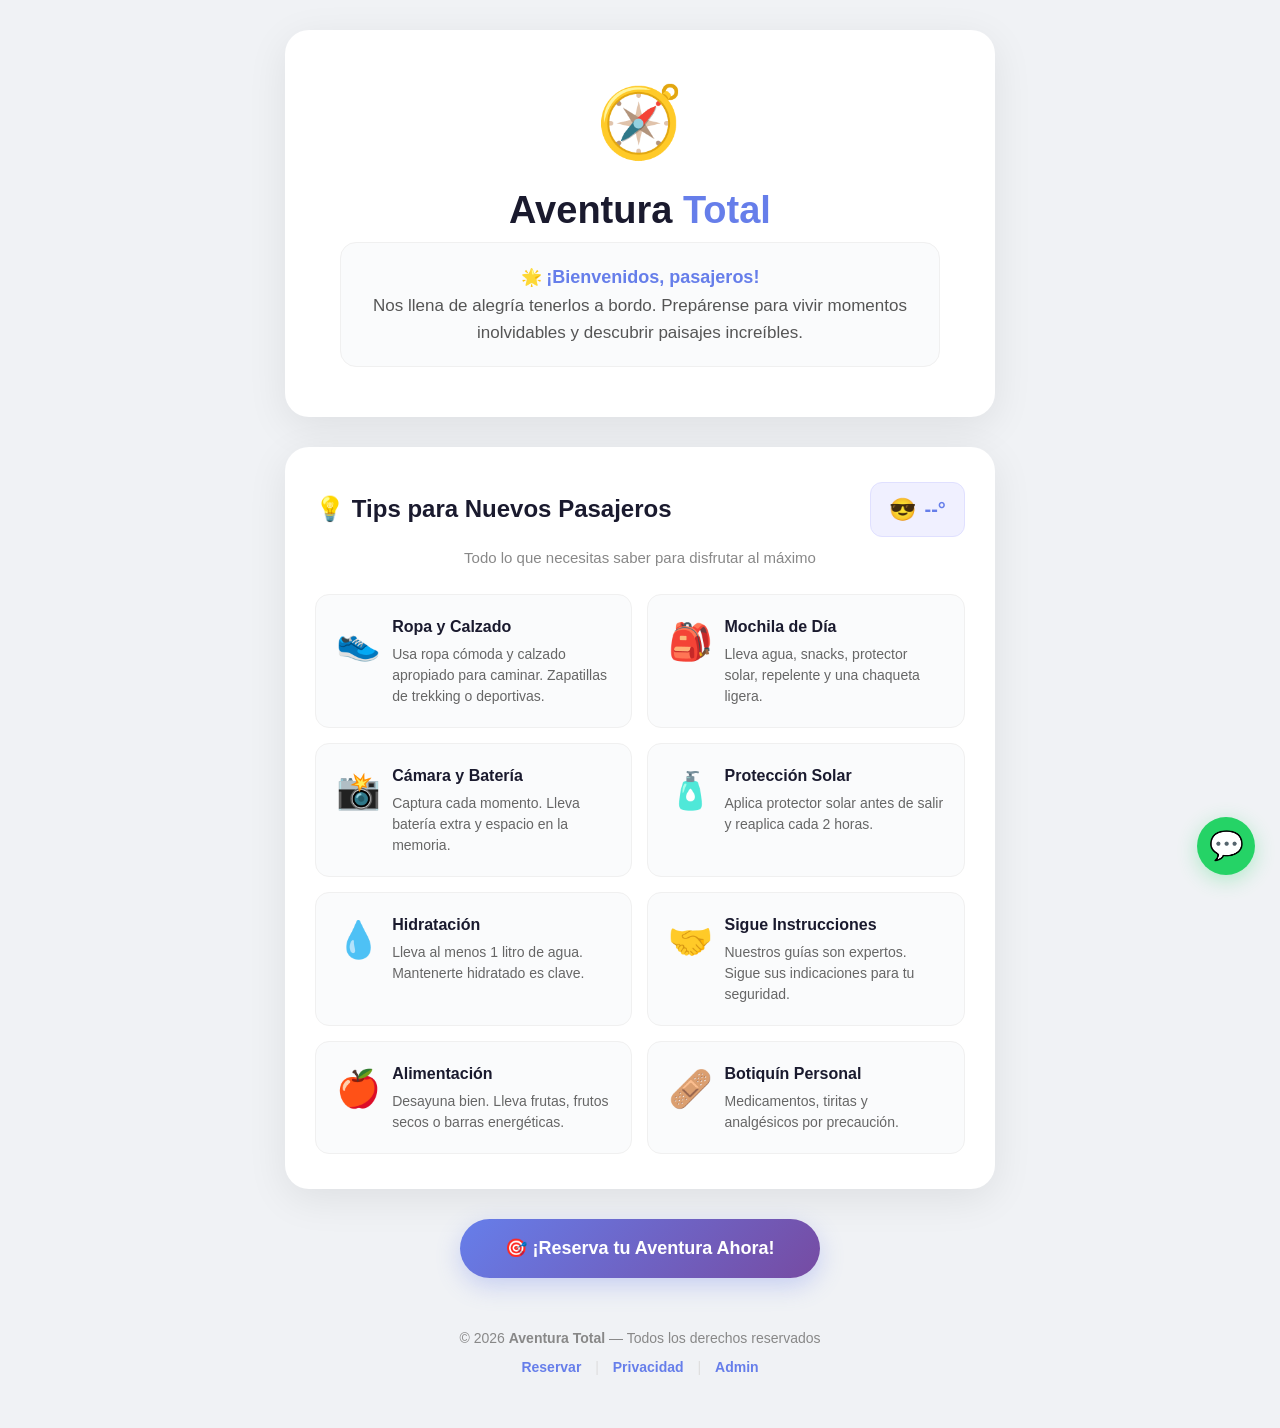
<file: index.html>
<!DOCTYPE html>
<html lang="es">
<head>
    <meta charset="UTF-8">
    <meta name="viewport" content="width=device-width, initial-scale=1.0">
    <title>Aventura Total - Excursiones Inolvidables</title>
    <link rel="stylesheet" href="styles.css">
    <link rel="icon" type="image/svg+xml" href="data:image/svg+xml,<svg xmlns='http://www.w3.org/2000/svg' viewBox='0 0 100 100'><text y='.9em' font-size='90'>🧭</text></svg>">
    <style>
        * { margin: 0; padding: 0; box-sizing: border-box; }
        
        body {
            font-family: 'Segoe UI', Tahoma, Geneva, Verdana, sans-serif;
            background: #f0f2f5;
            min-height: 100vh;
            overflow-x: hidden;
        }
        
        .landing-container {
            max-width: 1200px;
            margin: 0 auto;
            padding: 30px 20px;
        }
        
        /* ===== HERO ===== */
        .hero-section {
            text-align: center;
            padding: 40px 20px 30px;
            background: white;
            border-radius: 24px;
            box-shadow: 0 10px 40px rgba(0,0,0,0.08);
            margin-bottom: 30px;
        }
        
        .hero-logo {
            font-size: 70px;
            margin-bottom: 15px;
            animation: float 3s ease-in-out infinite;
        }
        @keyframes float { 0%, 100% { transform: translateY(0); } 50% { transform: translateY(-10px); } }
        
        .hero-title {
            font-size: 38px;
            font-weight: 800;
            color: #1a1a2e;
            margin-bottom: 10px;
            line-height: 1.1;
        }
        .hero-title span { color: #667eea; }
        
        .hero-bienvenida {
            font-size: 17px;
            color: #555;
            max-width: 600px;
            margin: 0 auto 20px;
            line-height: 1.6;
            background: #fafbfc;
            padding: 20px 28px;
            border-radius: 16px;
            border: 1px solid #f0f0f0;
        }
        .hero-bienvenida strong { color: #667eea; font-size: 18px; }
        
        /* ===== TIPS ===== */
        .tips-section {
            background: white;
            border-radius: 24px;
            padding: 35px 30px;
            margin-bottom: 30px;
            box-shadow: 0 10px 40px rgba(0,0,0,0.08);
        }
        
        .tips-header {
            display: flex;
            justify-content: space-between;
            align-items: center;
            flex-wrap: wrap;
            gap: 15px;
            margin-bottom: 10px;
        }
        
        .tips-title {
            font-size: 24px;
            font-weight: 800;
            color: #1a1a2e;
        }
        
        .tips-clima {
            font-size: 18px;
            font-weight: 700;
            color: #667eea;
            background: #f0f0ff;
            padding: 10px 18px;
            border-radius: 12px;
            display: flex;
            align-items: center;
            gap: 8px;
            border: 1px solid #e0e0ff;
        }
        .tips-clima .temperatura { font-size: 20px; }
        .tips-clima .clima-icono { font-size: 22px; }
        
        .tips-subtitle {
            text-align: center;
            color: #888;
            margin-bottom: 25px;
            font-size: 15px;
        }
        
        .tips-grid {
            display: grid;
            grid-template-columns: repeat(auto-fit, minmax(260px, 1fr));
            gap: 15px;
        }
        
        .tip-card {
            background: #fafbfc;
            border: 1px solid #f0f0f0;
            border-radius: 14px;
            padding: 20px;
            display: flex;
            align-items: flex-start;
            gap: 14px;
            transition: all 0.2s ease;
        }
        .tip-card:hover {
            background: #f0f0ff;
            border-color: #d0d0ff;
            transform: translateY(-2px);
            box-shadow: 0 5px 15px rgba(102,126,234,0.1);
        }
        
        .tip-icon { font-size: 36px; min-width: 42px; }
        .tip-content h4 { color: #1a1a2e; font-size: 16px; margin-bottom: 5px; font-weight: 700; }
        .tip-content p { color: #666; font-size: 14px; line-height: 1.5; }
        
        /* ===== BOTÓN CTA ===== */
        .btn-reservar-hero {
            display: inline-block;
            padding: 16px 45px;
            background: linear-gradient(135deg, #667eea, #764ba2);
            color: white;
            text-decoration: none;
            border-radius: 50px;
            font-size: 18px;
            font-weight: 700;
            transition: all 0.3s ease;
            box-shadow: 0 8px 25px rgba(102,126,234,0.3);
        }
        .btn-reservar-hero:hover {
            transform: translateY(-3px);
            box-shadow: 0 12px 35px rgba(102,126,234,0.4);
        }
        
        /* ===== WHATSAPP ===== */
        .whatsapp-float {
            position: fixed;
            bottom: 25px;
            right: 25px;
            width: 58px;
            height: 58px;
            background: #25D366;
            border-radius: 50%;
            display: flex;
            align-items: center;
            justify-content: center;
            font-size: 28px;
            color: white;
            text-decoration: none;
            box-shadow: 0 5px 20px rgba(37,211,102,0.3);
            z-index: 1000;
            transition: all 0.3s ease;
            animation: bounce 2s infinite;
        }
        @keyframes bounce { 0%, 100% { transform: translateY(0); } 50% { transform: translateY(-6px); } }
        .whatsapp-float:hover { transform: scale(1.1); box-shadow: 0 8px 25px rgba(37,211,102,0.4); }
        
        /* ===== FOOTER ===== */
        .footer {
            text-align: center;
            color: #888;
            padding: 20px 0;
            font-size: 14px;
        }
        .footer a { color: #667eea; text-decoration: none; font-weight: 600; }
        .footer a:hover { text-decoration: underline; }
        .footer-separador { color: #ddd; margin: 0 10px; }
        
        /* ===== MODAL ===== */
        .modal-overlay {
            position: fixed; top: 0; left: 0; width: 100%; height: 100%;
            background: rgba(0,0,0,0.5); backdrop-filter: blur(6px);
            display: flex; justify-content: center; align-items: center; z-index: 10000;
        }
        .modal-content {
            background: white; border-radius: 20px; width: 90%; max-width: 550px;
            max-height: 80vh; box-shadow: 0 25px 60px rgba(0,0,0,0.3);
            display: flex; flex-direction: column; animation: slideUp 0.3s ease;
        }
        @keyframes slideUp { from { transform: translateY(30px); opacity: 0; } to { transform: translateY(0); opacity: 1; } }
        .modal-header {
            display: flex; justify-content: space-between; align-items: center;
            padding: 20px 25px; border-bottom: 1px solid #f0f0f0;
            background: #fafbfc; border-radius: 20px 20px 0 0;
        }
        .modal-header h2 { font-size: 18px; color: #1a1a2e; }
        .modal-close { background: #f0f0f0; border: none; font-size: 20px; width: 32px; height: 32px; border-radius: 50%; cursor: pointer; display: flex; align-items: center; justify-content: center; }
        .modal-close:hover { background: #e74c3c; color: white; }
        .modal-body { padding: 25px; overflow-y: auto; flex: 1; }
        .modal-body h3 { color: #667eea; font-size: 15px; margin: 15px 0 8px; }
        .modal-body p { color: #555; font-size: 14px; line-height: 1.6; }
        .modal-body ul { padding-left: 18px; } .modal-body ul li { color: #555; font-size: 14px; line-height: 1.6; }
        .modal-footer { padding: 15px 25px; border-top: 1px solid #f0f0f0; text-align: center; }
        .btn-modal-cerrar { padding: 12px 35px; background: #667eea; color: white; border: none; border-radius: 10px; font-size: 14px; font-weight: 600; cursor: pointer; }
        body.modal-abierto { overflow: hidden; }
        
        @media (max-width: 768px) {
            .hero-title { font-size: 30px; }
            .hero-bienvenida { font-size: 15px; }
            .tips-title { font-size: 22px; }
            .btn-reservar-hero { padding: 14px 35px; font-size: 16px; }
            .whatsapp-float { width: 50px; height: 50px; font-size: 24px; }
        }
        @media (max-width: 480px) {
            .landing-container { padding: 15px 10px; }
            .hero-section { padding: 25px 15px; }
            .hero-logo { font-size: 55px; }
            .hero-title { font-size: 26px; }
            .hero-bienvenida { font-size: 14px; padding: 15px; }
            .tips-section { padding: 20px 15px; }
            .tips-header { flex-direction: column; text-align: center; }
            .tips-title { font-size: 20px; }
            .tips-grid { grid-template-columns: 1fr; }
            .btn-reservar-hero { width: 100%; text-align: center; }
        }
    </style>
</head>
<body>
    <a href="https://wa.me/5493518692251?text=¡Hola!%20Quiero%20información%20sobre%20las%20excursiones%20🏔️" class="whatsapp-float" target="_blank">💬</a>

    <div class="landing-container">
        
        <!-- HERO -->
        <header class="hero-section">
            <div class="hero-logo">🧭</div>
            <h1 class="hero-title">Aventura <span>Total</span></h1>
            <p class="hero-bienvenida">
                🌟 <strong>¡Bienvenidos, pasajeros!</strong><br>
                Nos llena de alegría tenerlos a bordo. Prepárense para vivir momentos inolvidables 
                y descubrir paisajes increíbles.
            </p>
        </header>

        <!-- TIPS -->
        <section class="tips-section">
            <div class="tips-header">
                <h2 class="tips-title">💡 Tips para Nuevos Pasajeros</h2>
                <div class="tips-clima">
                    <span class="clima-icono" id="climaIcono">😎</span>
                    <span class="temperatura" id="temperaturaValor">--°</span>
                </div>
            </div>
            <p class="tips-subtitle">Todo lo que necesitas saber para disfrutar al máximo</p>
            
            <div class="tips-grid">
                <div class="tip-card"><div class="tip-icon">👟</div><div class="tip-content"><h4>Ropa y Calzado</h4><p>Usa ropa cómoda y calzado apropiado para caminar. Zapatillas de trekking o deportivas.</p></div></div>
                <div class="tip-card"><div class="tip-icon">🎒</div><div class="tip-content"><h4>Mochila de Día</h4><p>Lleva agua, snacks, protector solar, repelente y una chaqueta ligera.</p></div></div>
                <div class="tip-card"><div class="tip-icon">📸</div><div class="tip-content"><h4>Cámara y Batería</h4><p>Captura cada momento. Lleva batería extra y espacio en la memoria.</p></div></div>
                <div class="tip-card"><div class="tip-icon">🧴</div><div class="tip-content"><h4>Protección Solar</h4><p>Aplica protector solar antes de salir y reaplica cada 2 horas.</p></div></div>
                <div class="tip-card"><div class="tip-icon">💧</div><div class="tip-content"><h4>Hidratación</h4><p>Lleva al menos 1 litro de agua. Mantenerte hidratado es clave.</p></div></div>
                <div class="tip-card"><div class="tip-icon">🤝</div><div class="tip-content"><h4>Sigue Instrucciones</h4><p>Nuestros guías son expertos. Sigue sus indicaciones para tu seguridad.</p></div></div>
                <div class="tip-card"><div class="tip-icon">🍎</div><div class="tip-content"><h4>Alimentación</h4><p>Desayuna bien. Lleva frutas, frutos secos o barras energéticas.</p></div></div>
                <div class="tip-card"><div class="tip-icon">🩹</div><div class="tip-content"><h4>Botiquín Personal</h4><p>Medicamentos, tiritas y analgésicos por precaución.</p></div></div>
            </div>
        </section>

        <!-- CTA -->
        <div style="text-align: center; margin: 30px 0;">
            <a href="reservar.html" class="btn-reservar-hero">🎯 ¡Reserva tu Aventura Ahora!</a>
        </div>

        <!-- FOOTER -->
        <footer class="footer">
            <p>© 2026 <strong>Aventura Total</strong> — Todos los derechos reservados</p>
            <p style="margin-top: 8px;">
                <a href="reservar.html">Reservar</a>
                <span class="footer-separador">|</span>
                <a id="linkPrivacidad">Privacidad</a>
                <span class="footer-separador">|</span>
                <a href="crm/index.html">Admin</a>
            </p>
        </footer>
    </div>

    <!-- MODAL -->
    <div id="modalPrivacidad" class="modal-overlay" style="display: none;">
        <div class="modal-content">
            <div class="modal-header"><h2>🔒 Política de Privacidad</h2><button class="modal-close" id="cerrarModal">&times;</button></div>
            <div class="modal-body">
                <p>La agencia recopila únicamente los datos estrictamente necesarios para la prestación del servicio.</p>
                <h3>📋 Uso de los Datos</h3>
                <ul><li>Gestionar reservas, emitir vouchers y procesar pagos.</li><li>Coordinar la logística de choferes y guías.</li><li>Enviar notificaciones operativas urgentes.</li><li>Cumplir con normativas legales de transporte.</li></ul>
                <h3>🔐 Confidencialidad</h3><p>Los datos no se venden ni se ceden comercialmente.</p>
                <h3>✅ Derechos del Usuario</h3><p>Acceder, Rectificar, Cancelar u Oponerse al uso de sus datos personales.</p>
            </div>
            <div class="modal-footer"><button class="btn-modal-cerrar" id="btnCerrarModal">Entendido</button></div>
        </div>
    </div>

    <script>
        async function obtenerClima() {
            const tEl = document.getElementById('temperaturaValor'), iEl = document.getElementById('climaIcono');
            let lat, lon;
            try { const r = await fetch('https://ipapi.co/json/'); const d = await r.json(); if (d.latitude && d.longitude) { lat = d.latitude; lon = d.longitude; } } catch(e) {}
            if (!lat || !lon) { lat = -34.6037; lon = -58.3816; }
            try {
                const rc = await fetch(`https://api.open-meteo.com/v1/forecast?latitude=${lat}&longitude=${lon}&current_weather=true`);
                const dc = await rc.json();
                if (dc.current_weather) {
                    const t = Math.round(dc.current_weather.temperature); tEl.textContent = `${t}°`;
                    if (t > 30) iEl.textContent = '🥵'; else if (t > 20) iEl.textContent = '😎'; else if (t > 10) iEl.textContent = '🌤️'; else iEl.textContent = '🥶';
                }
            } catch(e) { tEl.textContent = '--°'; }
        }
        obtenerClima();

        const m = document.getElementById('modalPrivacidad');
        document.getElementById('linkPrivacidad').addEventListener('click', function(e) { e.preventDefault(); m.style.display = 'flex'; document.body.classList.add('modal-abierto'); });
        document.getElementById('cerrarModal').addEventListener('click', function() { m.style.display = 'none'; document.body.classList.remove('modal-abierto'); });
        document.getElementById('btnCerrarModal').addEventListener('click', function() { m.style.display = 'none'; document.body.classList.remove('modal-abierto'); });
        m.addEventListener('click', function(e) { if (e.target === m) { m.style.display = 'none'; document.body.classList.remove('modal-abierto'); } });
        document.addEventListener('keydown', function(e) { if (e.key === 'Escape' && m.style.display === 'flex') { m.style.display = 'none'; document.body.classList.remove('modal-abierto'); } });
    </script>
</body>
</html>
</file>
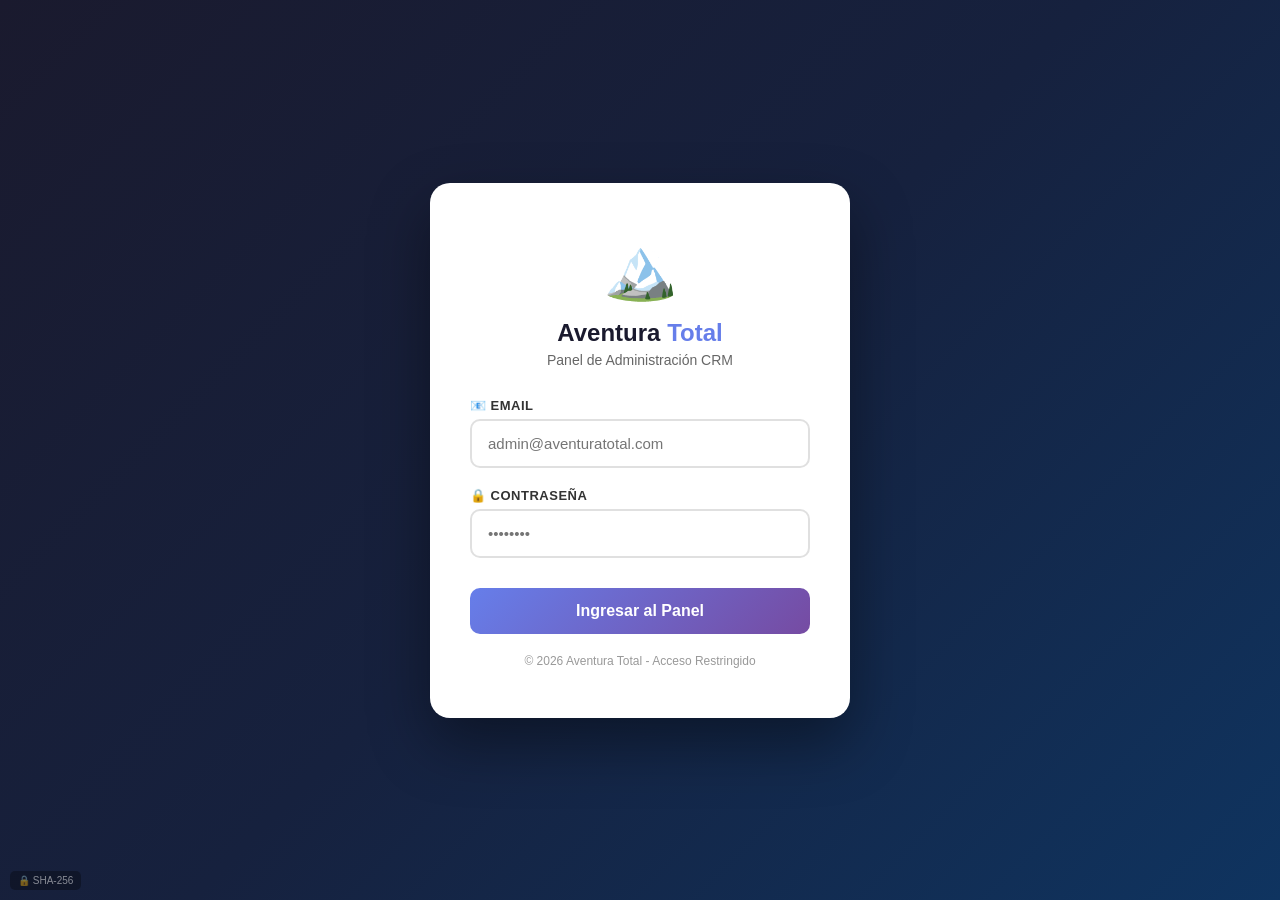
<file: crm/index.html>
<!DOCTYPE html>
<html lang="es">
<head>
    <meta charset="UTF-8">
    <meta name="viewport" content="width=device-width, initial-scale=1.0, user-scalable=yes, viewport-fit=cover">
    
    <!-- ================================================== -->
    <!-- PWA CONFIGURACIÓN                                      -->
    <!-- ================================================== -->
    <link rel="manifest" href="manifest.json">
    <meta name="apple-mobile-web-app-capable" content="yes">
    <meta name="apple-mobile-web-app-status-bar-style" content="black-translucent">
    <meta name="apple-mobile-web-app-title" content="AVT CRM">
    <meta name="mobile-web-app-capable" content="yes">
    <meta name="theme-color" content="#1a1a2e">
    <meta name="application-name" content="Aventura Total CRM">
    <meta name="msapplication-TileColor" content="#1a1a2e">
    <meta name="msapplication-TileImage" content="icons/icon-144.png">
    
    <!-- Iconos para diferentes plataformas -->
    <link rel="apple-touch-icon" sizes="57x57" href="icons/icon-57.png">
    <link rel="apple-touch-icon" sizes="60x60" href="icons/icon-60.png">
    <link rel="apple-touch-icon" sizes="72x72" href="icons/icon-72.png">
    <link rel="apple-touch-icon" sizes="76x76" href="icons/icon-76.png">
    <link rel="apple-touch-icon" sizes="114x114" href="icons/icon-114.png">
    <link rel="apple-touch-icon" sizes="120x120" href="icons/icon-120.png">
    <link rel="apple-touch-icon" sizes="144x144" href="icons/icon-144.png">
    <link rel="apple-touch-icon" sizes="152x152" href="icons/icon-152.png">
    <link rel="apple-touch-icon" sizes="180x180" href="icons/icon-180.png">
    <link rel="icon" type="image/png" sizes="192x192" href="icons/icon-192.png">
    <link rel="icon" type="image/png" sizes="32x32" href="icons/icon-32.png">
    <link rel="icon" type="image/png" sizes="96x96" href="icons/icon-96.png">
    <link rel="icon" type="image/png" sizes="16x16" href="icons/icon-16.png">
    
    <title>CRM - Aventura Total</title>
    <style>
        * { margin: 0; padding: 0; box-sizing: border-box; }
        
        html, body {
            height: 100%;
            margin: 0;
            padding: 0;
        }
        
        body {
            font-family: 'Segoe UI', Tahoma, Geneva, Verdana, sans-serif;
            background: linear-gradient(135deg, #1a1a2e 0%, #16213e 50%, #0f3460 100%);
            min-height: 100vh;
            display: flex;
            justify-content: center;
            align-items: center;
            padding: 20px;
        }
        
        /* Modo PWA (sin barra de navegación) - se aplica cuando la app está instalada */
        .pwa-mode {
            padding-top: env(safe-area-inset-top);
            padding-bottom: env(safe-area-inset-bottom);
        }
        
        .login-container { 
            background: white; 
            border-radius: 20px; 
            padding: 50px 40px; 
            max-width: 420px; 
            width: 100%; 
            box-shadow: 0 25px 60px rgba(0,0,0,0.4); 
            text-align: center; 
            animation: slideUp 0.6s ease; 
        }
        
        @keyframes slideUp { 
            from { opacity: 0; transform: translateY(40px); } 
            to { opacity: 1; transform: translateY(0); } 
        }
        
        .login-logo { font-size: 60px; margin-bottom: 15px; }
        h1 { color: #1a1a2e; font-size: 24px; margin-bottom: 5px; } 
        h1 span { color: #667eea; }
        .subtitulo { color: #666; font-size: 14px; margin-bottom: 30px; }
        .form-group { margin-bottom: 20px; text-align: left; }
        label { display: block; font-size: 13px; font-weight: 600; color: #333; margin-bottom: 6px; text-transform: uppercase; letter-spacing: 0.5px; }
        input { 
            width: 100%; 
            padding: 14px 16px; 
            border: 2px solid #e0e0e0; 
            border-radius: 10px; 
            font-size: 15px; 
            transition: all 0.3s; 
        }
        input:focus { outline: none; border-color: #667eea; box-shadow: 0 0 0 3px rgba(102,126,234,0.1); }
        .btn-login { 
            width: 100%; 
            padding: 14px; 
            background: linear-gradient(135deg, #667eea, #764ba2); 
            color: white; 
            border: none; 
            border-radius: 10px; 
            font-size: 16px; 
            font-weight: 700; 
            cursor: pointer; 
            margin-top: 10px; 
            transition: all 0.3s; 
        }
        .btn-login:hover { transform: translateY(-2px); box-shadow: 0 10px 25px rgba(102,126,234,0.4); }
        .btn-login:disabled { background: #95a5a6; cursor: not-allowed; transform: none; }
        .error-message { background: #ffe0e0; color: #c0392b; padding: 12px; border-radius: 8px; font-size: 13px; margin-top: 15px; display: none; font-weight: 600; }
        .error-message.show { display: block; animation: fadeIn 0.3s ease; }
        @keyframes fadeIn { from { opacity: 0; } to { opacity: 1; } }
        .footer-text { margin-top: 20px; font-size: 12px; color: #999; }
        .loading { display: inline-block; width: 16px; height: 16px; border: 2px solid white; border-top-color: transparent; border-radius: 50%; animation: spin 0.6s linear infinite; margin-left: 8px; vertical-align: middle; }
        @keyframes spin { to { transform: rotate(360deg); } }
        .security-badge { position: fixed; bottom: 10px; left: 10px; font-size: 10px; color: rgba(255,255,255,0.5); background: rgba(0,0,0,0.3); padding: 4px 8px; border-radius: 5px; z-index: 1000; }
        
        @media (max-width: 480px) {
            .login-container { padding: 30px 20px; }
            .login-logo { font-size: 50px; }
            h1 { font-size: 20px; }
            input { padding: 12px 14px; font-size: 14px; }
            .btn-login { padding: 12px; }
        }
    </style>
</head>
<body>
    <div class="login-container">
        <div class="login-logo">🏔️</div>
        <h1>Aventura <span>Total</span></h1>
        <p class="subtitulo">Panel de Administración CRM</p>
        
        <form id="loginForm">
            <div class="form-group"><label>📧 Email</label><input type="email" id="email" placeholder="admin@aventuratotal.com" required autocomplete="off"></div>
            <div class="form-group"><label>🔒 Contraseña</label><input type="password" id="password" placeholder="••••••••" required></div>
            <button type="submit" class="btn-login" id="btnLogin">Ingresar al Panel</button>
        </form>
        
        <div class="error-message" id="errorMessage"></div>
        <p class="footer-text">© 2026 Aventura Total - Acceso Restringido</p>
    </div>
    <div class="security-badge">🔒 SHA-256</div>
    
    <script>
        // ==================================================
        // REGISTRAR SERVICE WORKER PARA PWA
        // ==================================================
        if ('serviceWorker' in navigator) {
            window.addEventListener('load', function() {
                navigator.serviceWorker.register('/sw.js')
                    .then(function(registration) {
                        console.log('✅ Service Worker registrado con éxito:', registration.scope);
                    })
                    .catch(function(error) {
                        console.log('❌ Error al registrar Service Worker:', error);
                    });
            });
        }
        
        // Detectar si la app está instalada y se abre desde la pantalla de inicio
        if (window.matchMedia('(display-mode: standalone)').matches || window.navigator.standalone === true) {
            console.log('📱 App ejecutándose en modo standalone (sin barra de navegación)');
            document.body.classList.add('pwa-mode');
        }
        
        // ==================================================
        // HASH SHA-256
        // ==================================================
        async function hashPassword(password) {
            const encoder = new TextEncoder();
            const data = encoder.encode(password);
            const hashBuffer = await crypto.subtle.digest('SHA-256', data);
            const hashArray = Array.from(new Uint8Array(hashBuffer));
            return hashArray.map(b => b.toString(16).padStart(2, '0')).join('');
        }
        
        // ==================================================
        // USUARIOS CON SUS HASHES Y ROLES
        // ==================================================
        const USUARIOS = {
            'admin@aventuratotal.com': {
                hash: 'sebaadmin',
                rol: 'admin'
            },
            'user2@aventuratotal.com': {
                hash: '198d9f61f702b601f362671605562e619a5c9cb7403f14595e74d964703533ad',
                rol: 'operador'
            },
            'user3@aventuratotal.com': {
                hash: 'adbf6432511abab8999b991d0cbe675490d5e201209aba867c89b7c7235389b1',
                rol: 'ventas'
            }
        };
        
        // ==================================================
        // VERIFICAR SESIÓN EXISTENTE
        // ==================================================
        function verificarSesionExistente() {
            const sesionActiva = localStorage.getItem('crm_sesion_activa');
            if (sesionActiva) {
                const datos = JSON.parse(sesionActiva);
                if (Date.now() - datos.timestamp < 28800000) {
                    return true;
                } else {
                    localStorage.removeItem('crm_sesion_activa');
                }
            }
            return false;
        }
        
        // ==================================================
        // REGISTRAR SESIÓN
        // ==================================================
        function registrarSesion(email, rol) {
            const sessionId = 'SESSION-' + Date.now() + '-' + Math.random().toString(36).substr(2, 8);
            localStorage.setItem('crm_sesion_activa', JSON.stringify({
                id: sessionId,
                timestamp: Date.now(),
                email: email,
                rol: rol
            }));
            sessionStorage.setItem('crm_logged', 'true');
            sessionStorage.setItem('crm_user', email);
            sessionStorage.setItem('crm_user_rol', rol);
        }
        
        // ==================================================
        // RATE LIMITING
        // ==================================================
        let intentosFallidos = 0;
        let tiempoBloqueo = null;
        
        function verificarRateLimiting() {
            if (tiempoBloqueo && Date.now() < tiempoBloqueo) {
                const segundosRestantes = Math.ceil((tiempoBloqueo - Date.now()) / 1000);
                throw new Error(`Demasiados intentos. Espere ${segundosRestantes} segundos.`);
            }
            return true;
        }
        
        function registrarIntentoFallido() {
            intentosFallidos++;
            if (intentosFallidos >= 5) {
                tiempoBloqueo = Date.now() + 300000;
                intentosFallidos = 0;
                document.getElementById('btnLogin').disabled = true;
                setTimeout(() => {
                    document.getElementById('btnLogin').disabled = false;
                    tiempoBloqueo = null;
                }, 300000);
                throw new Error('Demasiados intentos fallidos. Espere 5 minutos.');
            }
        }
        
        // ==================================================
        // MANEJAR LOGIN
        // ==================================================
        const loginForm = document.getElementById('loginForm');
        const btnLogin = document.getElementById('btnLogin');
        const errorMsg = document.getElementById('errorMessage');
        
        loginForm.addEventListener('submit', async function(e) {
            e.preventDefault();
            
            const email = document.getElementById('email').value.trim().toLowerCase();
            const password = document.getElementById('password').value;
            
            if (!email || !password) {
                errorMsg.textContent = '⚠️ Complete todos los campos';
                errorMsg.classList.add('show');
                setTimeout(() => errorMsg.classList.remove('show'), 3000);
                return;
            }
            
            try {
                verificarRateLimiting();
            } catch (error) {
                errorMsg.textContent = error.message;
                errorMsg.classList.add('show');
                setTimeout(() => errorMsg.classList.remove('show'), 3000);
                return;
            }
            
            btnLogin.disabled = true;
            btnLogin.innerHTML = 'Verificando <span class="loading"></span>';
            
            try {
                const hashIngresado = await hashPassword(password);
                const usuario = USUARIOS[email];
                
                if (usuario && hashIngresado === usuario.hash) {
                    registrarSesion(email, usuario.rol);
                    intentosFallidos = 0;
                    btnLogin.innerHTML = '✅ Ingresando...';
                    setTimeout(() => {
                        window.location.href = 'dashboard.html';
                    }, 500);
                } else {
                    registrarIntentoFallido();
                    btnLogin.disabled = false;
                    btnLogin.innerHTML = 'Ingresar al Panel';
                    errorMsg.textContent = '❌ Email o contraseña incorrectos';
                    errorMsg.classList.add('show');
                    setTimeout(() => errorMsg.classList.remove('show'), 3000);
                }
            } catch (error) {
                btnLogin.disabled = false;
                btnLogin.innerHTML = 'Ingresar al Panel';
                errorMsg.textContent = '❌ Error de conexión';
                errorMsg.classList.add('show');
                setTimeout(() => errorMsg.classList.remove('show'), 3000);
            }
        });
        
        document.getElementById('password').addEventListener('keypress', function(e) {
            if (e.key === 'Enter') {
                loginForm.dispatchEvent(new Event('submit'));
            }
        });
        
        // Prevenir F12 y DevTools
        document.addEventListener('keydown', function(e) {
            if (e.key === 'F12' || (e.ctrlKey && e.shiftKey && e.key === 'I') || 
                (e.ctrlKey && e.key === 'U') || (e.ctrlKey && e.key === 'C')) {
                e.preventDefault();
            }
        });
        
        document.addEventListener('contextmenu', function(e) {
            e.preventDefault();
        });
    </script>
</body>
</html>
</file>
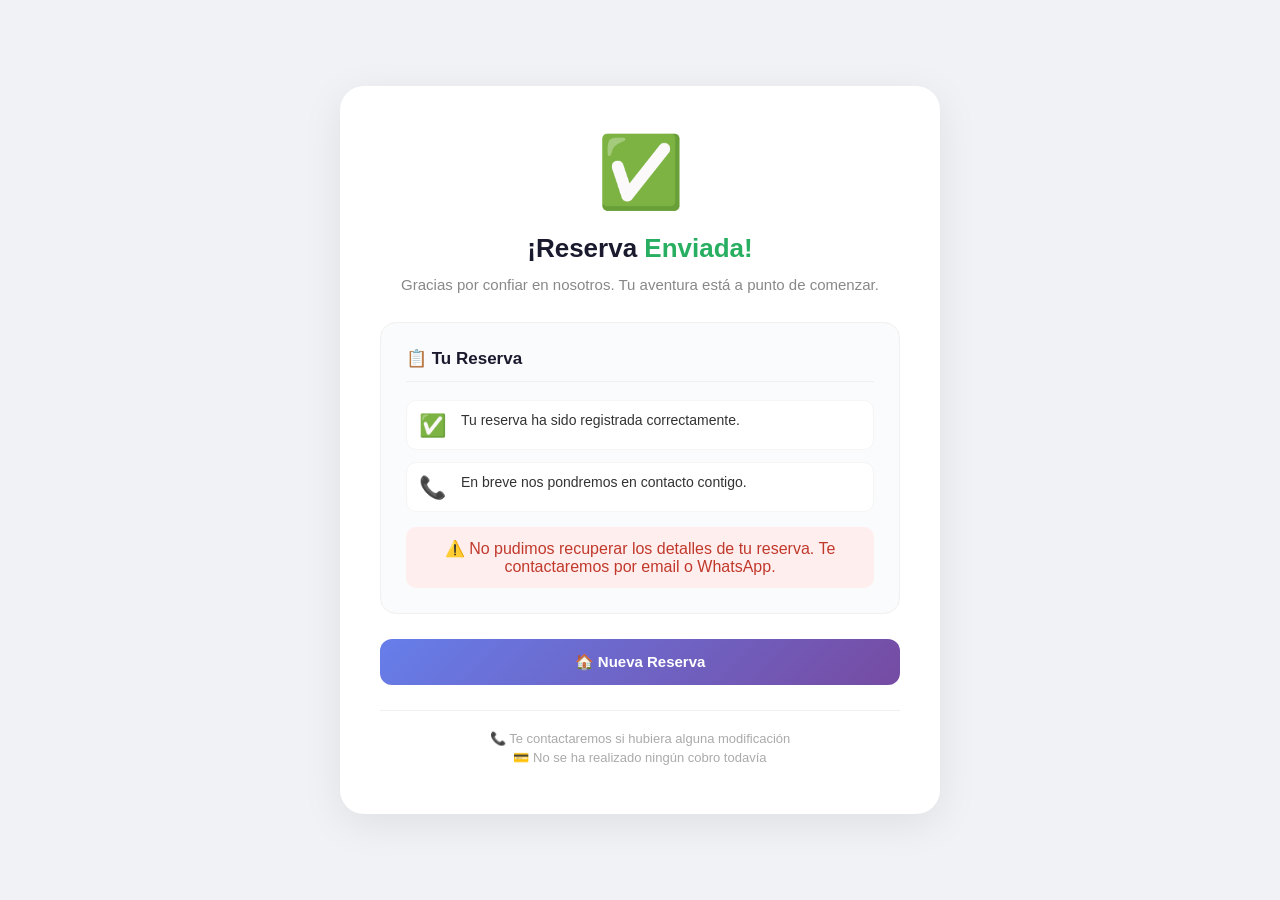
<file: gracias.html>
<!DOCTYPE html>
<html lang="es">
<head>
    <meta charset="UTF-8">
    <meta name="viewport" content="width=device-width, initial-scale=1.0">
    <title>¡Reserva Exitosa! - Aventura Total</title>
    <style>
        * { margin: 0; padding: 0; box-sizing: border-box; }
        
        body {
            font-family: 'Segoe UI', Tahoma, Geneva, Verdana, sans-serif;
            background: #f0f2f5;
            min-height: 100vh;
            display: flex;
            justify-content: center;
            align-items: center;
            padding: 30px 20px;
        }
        
        .container {
            background: white;
            border-radius: 24px;
            padding: 45px 40px;
            max-width: 600px;
            width: 100%;
            box-shadow: 0 10px 40px rgba(0,0,0,0.08);
            text-align: center;
            animation: fadeInUp 0.5s ease;
        }
        
        @keyframes fadeInUp {
            from { opacity: 0; transform: translateY(30px); }
            to { opacity: 1; transform: translateY(0); }
        }
        
        .icono-exito {
            font-size: 70px;
            margin-bottom: 20px;
            animation: bounce 2s ease infinite;
        }
        @keyframes bounce { 0%, 100% { transform: translateY(0); } 50% { transform: translateY(-10px); } }
        
        h1 {
            color: #1a1a2e;
            font-size: 26px;
            margin-bottom: 10px;
            font-weight: 800;
        }
        h1 span { color: #27ae60; }
        
        .mensaje-principal {
            color: #888;
            font-size: 15px;
            line-height: 1.5;
            margin-bottom: 25px;
        }
        
        .info-box {
            background: #fafbfc;
            border: 1px solid #f0f0f0;
            border-radius: 16px;
            padding: 25px;
            margin: 20px 0;
            text-align: left;
        }
        
        .info-box h3 {
            color: #1a1a2e;
            margin-bottom: 18px;
            font-size: 17px;
            font-weight: 700;
            padding-bottom: 12px;
            border-bottom: 1px solid #f0f0f0;
        }
        
        .info-item {
            display: flex;
            align-items: flex-start;
            margin-bottom: 12px;
            padding: 10px 12px;
            background: white;
            border-radius: 10px;
            border: 1px solid #f5f5f5;
            transition: all 0.2s ease;
        }
        .info-item:hover { background: #fafbfc; transform: translateX(3px); }
        
        .info-item .emoji { font-size: 22px; margin-right: 14px; min-width: 28px; padding-top: 2px; }
        .info-item .texto strong {
            color: #555;
            display: block;
            font-size: 11px;
            text-transform: uppercase;
            letter-spacing: 0.8px;
            margin-bottom: 2px;
        }
        .info-item .texto span { color: #333; font-size: 14px; font-weight: 500; }
        
        .excursiones-lista { display: flex; flex-direction: column; gap: 5px; margin-top: 5px; }
        .excursion-tag {
            display: inline-block;
            background: #f0f0ff;
            color: #667eea;
            padding: 5px 12px;
            border-radius: 8px;
            font-size: 13px;
            font-weight: 600;
            width: fit-content;
        }
        
        .btn-group { display: flex; gap: 12px; margin-top: 25px; }
        
        .btn {
            flex: 1;
            padding: 14px;
            border-radius: 12px;
            font-weight: 700;
            font-size: 15px;
            text-decoration: none;
            text-align: center;
            transition: all 0.3s ease;
            cursor: pointer;
        }
        
        .btn-primary {
            background: linear-gradient(135deg, #667eea, #764ba2);
            color: white;
        }
        .btn-primary:hover { transform: translateY(-2px); box-shadow: 0 8px 20px rgba(102,126,234,0.3); }
        
        .info-adicional {
            margin-top: 25px;
            padding-top: 20px;
            border-top: 1px solid #f0f0f0;
            font-size: 13px;
            color: #aaa;
        }
        .info-adicional p { margin-bottom: 4px; }
        
        .mensaje-alerta {
            background: #fff8e1;
            color: #f39c12;
            padding: 12px;
            border-radius: 10px;
            margin-bottom: 15px;
            text-align: center;
            font-size: 13px;
            font-weight: 600;
        }
        
        @media (max-width: 480px) {
            .container { padding: 30px 20px; border-radius: 16px; }
            .btn-group { flex-direction: column; }
            h1 { font-size: 22px; }
            .icono-exito { font-size: 55px; }
        }
    </style>
</head>
<body>
    <div class="container">
        <div class="icono-exito">✅</div>
        <h1>¡Reserva <span>Enviada!</span></h1>
        <p class="mensaje-principal">Gracias por confiar en nosotros. Tu aventura está a punto de comenzar.</p>
        
        <div class="info-box" id="resumenReserva">
            <div style="text-align:center; padding:20px;">
                <div class="emoji" style="font-size:40px;">⏳</div>
                <p>Cargando tus datos...</p>
            </div>
        </div>

        <div class="btn-group">
            <a href="reservar.html" class="btn btn-primary">🏠 Nueva Reserva</a>
        </div>

        <div class="info-adicional">
            <p>📞 Te contactaremos si hubiera alguna modificación</p>
            <p>💳 No se ha realizado ningún cobro todavía</p>
        </div>
    </div>

    <script>
        // ==================================================
        // FUNCIÓN PARA FORMATEAR FECHA
        // ==================================================
        function formatearFecha(fechaStr) {
            if (!fechaStr) return 'No especificada';
            
            // Formato DD-MM-YYYY
            if (fechaStr.includes('-')) {
                const partes = fechaStr.split('-');
                if (partes.length === 3) {
                    const fecha = new Date(partes[2], partes[1] - 1, partes[0]);
                    if (!isNaN(fecha.getTime())) {
                        return fecha.toLocaleDateString('es-ES', { 
                            weekday: 'long', 
                            year: 'numeric', 
                            month: 'long', 
                            day: 'numeric' 
                        });
                    }
                }
            }
            
            // Formato DD/MM/YYYY
            if (fechaStr.includes('/')) {
                const partes = fechaStr.split('/');
                if (partes.length === 3) {
                    const fecha = new Date(partes[2], partes[1] - 1, partes[0]);
                    if (!isNaN(fecha.getTime())) {
                        return fecha.toLocaleDateString('es-ES', { 
                            weekday: 'long', 
                            year: 'numeric', 
                            month: 'long', 
                            day: 'numeric' 
                        });
                    }
                }
            }
            
            return fechaStr;
        }

        // ==================================================
        // FUNCIÓN PARA LIMPIAR EXCURSIONES
        // ==================================================
        function limpiarExcursion(texto) {
            if (!texto) return '';
            return texto.trim().replace(/^✔️\s*/, '').replace(/^\d+\.\s*/, '');
        }

        // ==================================================
        // RECUPERAR DATOS DE LA RESERVA
        // ==================================================
        let datosReserva = null;
        
        // Intentar desde sessionStorage
        try {
            const sessionData = sessionStorage.getItem('ultimaReserva');
            if (sessionData) {
                datosReserva = JSON.parse(sessionData);
                console.log('✅ Datos cargados desde sessionStorage:', datosReserva);
            }
        } catch(e) { console.error('Error sessionStorage:', e); }
        
        // Si no hay, intentar desde localStorage
        if (!datosReserva) {
            try {
                const localData = localStorage.getItem('ultimaReserva');
                if (localData) {
                    if (localData.includes('=')) {
                        const params = new URLSearchParams(localData);
                        datosReserva = {
                            id: params.get('id') || '',
                            nombre: params.get('nombre') || '',
                            apellido: params.get('apellido') || '',
                            email: params.get('email') || '',
                            telefono: params.get('telefono') || '',
                            pais: params.get('pais') || '',
                            ciudad: params.get('ciudad') || '',
                            excursiones: params.get('excursiones') || '',
                            fecha: params.get('fecha') || '',
                            personas: params.get('personas') || '',
                            formaPago: params.get('formaPago') || '',
                            lugar: params.get('lugar') || params.get('mensaje') || ''
                        };
                    } else {
                        datosReserva = JSON.parse(localData);
                    }
                    console.log('✅ Datos cargados desde localStorage:', datosReserva);
                }
            } catch(e) { console.error('Error localStorage:', e); }
        }
        
        // Verificar si hay datos en la URL (por si acaso)
        const urlParams = new URLSearchParams(window.location.search);
        const statusParam = urlParams.get('status');
        
        // ==================================================
        // MOSTRAR LOS DATOS EN EL HTML
        // ==================================================
        const resumenDiv = document.getElementById('resumenReserva');
        
        if (datosReserva && Object.keys(datosReserva).length > 0 && 
            (datosReserva.nombre || datosReserva.email)) {
            
            // Procesar excursiones
            let excursionesArray = [];
            if (datosReserva.excursiones) {
                if (datosReserva.excursiones.includes('\n')) {
                    excursionesArray = datosReserva.excursiones.split('\n');
                } else if (datosReserva.excursiones.includes(' | ')) {
                    excursionesArray = datosReserva.excursiones.split(' | ');
                } else {
                    excursionesArray = [datosReserva.excursiones];
                }
            } else if (datosReserva.excursion) {
                excursionesArray = [datosReserva.excursion];
            }
            
            // Limpiar cada excursión
            excursionesArray = excursionesArray.map(limpiarExcursion).filter(e => e);
            
            const excursionesHTML = excursionesArray.length > 0 
                ? excursionesArray.map(exc => `<span class="excursion-tag">${exc}</span>`).join('')
                : '<span class="excursion-tag">Sin excursiones especificadas</span>';
            
            // Formatear fecha
            const fechaFormateada = formatearFecha(datosReserva.fecha);
            
            // Icono según forma de pago
            let iconoPago = '💳';
            if (datosReserva.formaPago && datosReserva.formaPago.includes('Efectivo')) iconoPago = '💵';
            if (datosReserva.formaPago && datosReserva.formaPago.includes('Transferencia')) iconoPago = '🏦';
            if (datosReserva.formaPago && datosReserva.formaPago.includes('Débito')) iconoPago = '💳';
            
            // Nombre completo
            const nombreCompleto = `${datosReserva.nombre || ''} ${datosReserva.apellido || ''}`.trim() || 'No especificado';
            
            // Ciudad o destino
            const ciudadDestino = datosReserva.ciudad || datosReserva.categoria || 'No especificado';
            
            // Lugar de encuentro
            const lugarEncuentro = datosReserva.lugar || datosReserva.mensaje || 'No especificado';
            
            // Construir el HTML del resumen
            const resumenHTML = `
                <h3>📋 Resumen de tu Reserva</h3>
                
                <div class="info-item">
                    <div class="emoji">🆔</div>
                    <div class="texto">
                        <strong>ID Reserva</strong>
                        <span>${datosReserva.id || 'Generado automáticamente'}</span>
                    </div>
                </div>
                
                <div class="info-item">
                    <div class="emoji">👤</div>
                    <div class="texto">
                        <strong>Cliente</strong>
                        <span>${nombreCompleto}</span>
                    </div>
                </div>
                
                <div class="info-item">
                    <div class="emoji">📧</div>
                    <div class="texto">
                        <strong>Email</strong>
                        <span>${datosReserva.email || 'No especificado'}</span>
                    </div>
                </div>
                
                <div class="info-item">
                    <div class="emoji">📞</div>
                    <div class="texto">
                        <strong>Teléfono</strong>
                        <span>${datosReserva.telefono || 'No especificado'}</span>
                    </div>
                </div>
                
                <div class="info-item">
                    <div class="emoji">🌎</div>
                    <div class="texto">
                        <strong>País</strong>
                        <span>${datosReserva.pais || 'No especificado'}</span>
                    </div>
                </div>
                
                <div class="info-item">
                    <div class="emoji">📍</div>
                    <div class="texto">
                        <strong>Ciudad / Destino</strong>
                        <span>${ciudadDestino}</span>
                    </div>
                </div>
                
                <div class="info-item">
                    <div class="emoji">✨</div>
                    <div class="texto">
                        <strong>Excursiones</strong>
                        <div class="excursiones-lista">${excursionesHTML}</div>
                    </div>
                </div>
                
                <div class="info-item">
                    <div class="emoji">📅</div>
                    <div class="texto">
                        <strong>Fecha de reserva</strong>
                        <span>${fechaFormateada}</span>
                    </div>
                </div>
                
                <div class="info-item">
                    <div class="emoji">👥</div>
                    <div class="texto">
                        <strong>Cantidad de personas</strong>
                        <span>${datosReserva.personas || '1'}</span>
                    </div>
                </div>
                
                <div class="info-item">
                    <div class="emoji">${iconoPago}</div>
                    <div class="texto">
                        <strong>Forma de pago</strong>
                        <span>${datosReserva.formaPago || 'No especificada'}</span>
                    </div>
                </div>
                
                <div class="info-item">
                    <div class="emoji">🚐</div>
                    <div class="texto">
                        <strong>Punto de encuentro</strong>
                        <span>${lugarEncuentro}</span>
                    </div>
                </div>
            `;
            
            resumenDiv.innerHTML = resumenHTML;
            
            // Mostrar alerta si hubo error parcial
            if (statusParam === 'parcial' || statusParam === 'local') {
                const alertaDiv = document.createElement('div');
                alertaDiv.className = 'mensaje-alerta';
                alertaDiv.innerHTML = '⚠️ La reserva se guardó correctamente. En breve recibirás la confirmación.';
                resumenDiv.insertAdjacentElement('beforebegin', alertaDiv);
            }
            
        } else {
            // No hay datos: mostrar mensaje de error amigable
            resumenDiv.innerHTML = `
                <h3>📋 Tu Reserva</h3>
                <div class="info-item">
                    <div class="emoji">✅</div>
                    <div class="texto">
                        <span>Tu reserva ha sido registrada correctamente.</span>
                    </div>
                </div>
                <div class="info-item">
                    <div class="emoji">📞</div>
                    <div class="texto">
                        <span>En breve nos pondremos en contacto contigo.</span>
                    </div>
                </div>
                <div style="background:#fee; padding:12px; border-radius:10px; margin-top:15px; text-align:center;">
                    <span style="color:#c0392b;">⚠️ No pudimos recuperar los detalles de tu reserva. Te contactaremos por email o WhatsApp.</span>
                </div>
            `;
        }
        
        // Limpiar los datos después de 10 minutos
        setTimeout(() => {
            try {
                sessionStorage.removeItem('ultimaReserva');
                localStorage.removeItem('ultimaReserva');
            } catch(e) {}
        }, 600000);
        
        // Recargar si la página viene del bfcache del navegador
        window.addEventListener('pageshow', function(event) { 
            if (event.persisted) window.location.reload(); 
        });
    </script>
</body>
</html>
</file>
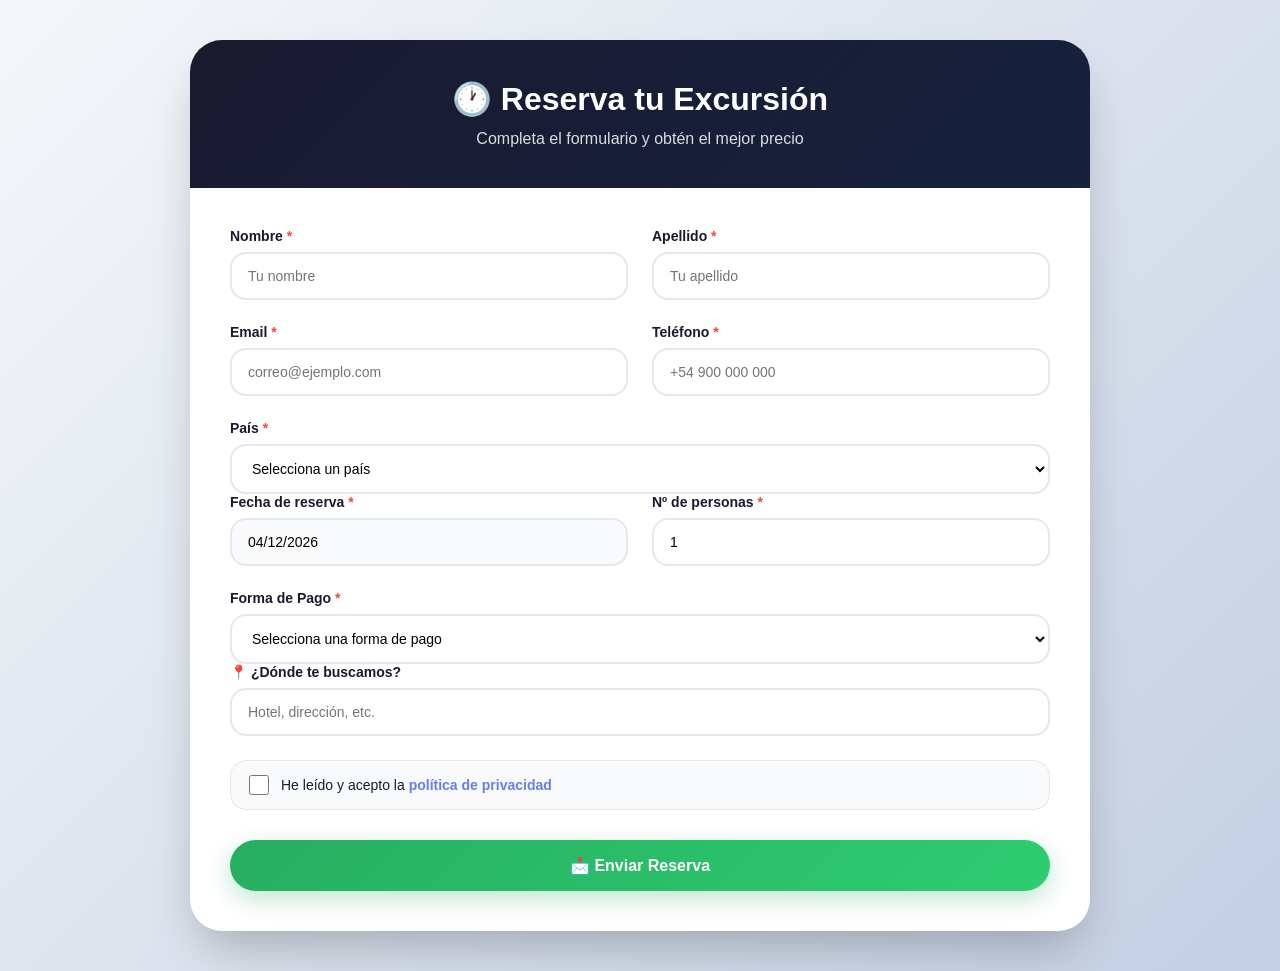
<file: reservar.html>
<!DOCTYPE html>
<html lang="es">
<head>
    <meta charset="UTF-8">
    <meta name="viewport" content="width=device-width, initial-scale=1.0, user-scalable=yes">
    <title>🕐 Reserva tu Excursión | Aventura Total</title>
    <style>
        * { margin: 0; padding: 0; box-sizing: border-box; }
        body { font-family: 'Segoe UI', Tahoma, Geneva, Verdana, sans-serif; background: linear-gradient(135deg, #f5f7fa 0%, #c3cfe2 100%); min-height: 100vh; padding: 40px 20px; }
        .form-container { max-width: 900px; margin: 0 auto; background: white; border-radius: 32px; box-shadow: 0 25px 50px -12px rgba(0,0,0,0.25); overflow: hidden; }
        .form-header { background: linear-gradient(135deg, #1a1a2e 0%, #16213e 100%); color: white; padding: 40px 30px; text-align: center; }
        .form-header h1 { font-size: 32px; margin-bottom: 12px; }
        .form-header p { font-size: 16px; opacity: 0.85; }
        form { padding: 40px; }
        .form-row { display: flex; gap: 24px; margin-bottom: 24px; flex-wrap: wrap; }
        .form-group { flex: 1; min-width: 200px; }
        label { display: block; margin-bottom: 8px; font-weight: 600; color: #1a1a2e; font-size: 14px; }
        label.required::after { content: " *"; color: #e74c3c; }
        input, select { width: 100%; padding: 14px 16px; border: 2px solid #e2e8f0; border-radius: 16px; font-size: 14px; transition: all 0.3s; background: white; }
        input:focus, select:focus { outline: none; border-color: #667eea; box-shadow: 0 0 0 4px rgba(102,126,234,0.1); }
        input:read-only { background: #f8fafc; cursor: not-allowed; }
        select:disabled { opacity: 0.6; cursor: not-allowed; background: #f1f5f9; }
        .checkbox-excursiones { display: grid; gap: 12px; margin-top: 8px; }
        .checkbox-item { display: flex; align-items: center; padding: 12px 16px; background: #f8fafc; border: 2px solid #e2e8f0; border-radius: 16px; cursor: pointer; transition: all 0.2s; }
        .checkbox-item:hover { background: #f1f5f9; border-color: #667eea; transform: translateX(4px); }
        .checkbox-item.seleccionado { background: #eef2ff; border-color: #667eea; box-shadow: 0 2px 8px rgba(102,126,234,0.15); }
        .checkbox-item input { width: 20px; height: 20px; margin-right: 12px; cursor: pointer; accent-color: #667eea; }
        .checkbox-item label { margin: 0; cursor: pointer; flex: 1; font-weight: 500; color: #1e293b; }
        .seleccionados-contador { text-align: center; font-size: 13px; color: #667eea; margin-top: 12px; font-weight: 600; padding: 8px; background: #f1f5f9; border-radius: 40px; }
        .checkbox-privacidad { display: flex; align-items: center; gap: 12px; background: #f8fafc; padding: 14px 18px; border-radius: 16px; margin: 24px 0 20px 0; border: 1px solid #e2e8f0; }
        .checkbox-privacidad input { width: 20px; height: 20px; cursor: pointer; accent-color: #667eea; }
        .checkbox-privacidad label { margin: 0; cursor: pointer; font-weight: 500; }
        .checkbox-privacidad a { color: #667eea; text-decoration: none; font-weight: 600; }
        .submit-btn { width: 100%; padding: 16px; background: linear-gradient(135deg, #27ae60 0%, #2ecc71 100%); color: white; border: none; border-radius: 50px; font-size: 16px; font-weight: 700; cursor: pointer; transition: all 0.3s; margin-top: 10px; box-shadow: 0 8px 25px rgba(39,174,96,0.3); }
        .submit-btn:hover { transform: translateY(-3px); box-shadow: 0 12px 35px rgba(39,174,96,0.4); }
        .submit-btn:disabled { opacity: 0.6; cursor: not-allowed; }
        .status-message { padding: 12px; border-radius: 12px; margin-bottom: 20px; text-align: center; font-weight: 500; }
        .status-message.error { background: #fee; color: #c0392b; border-left: 4px solid #e74c3c; }
        .status-message.success { background: #d4edda; color: #155724; border-left: 4px solid #27ae60; }
        .status-message.warning { background: #fff3cd; color: #856404; border-left: 4px solid #ffc107; }
        .status-message.info { background: #d1ecf1; color: #0c5460; border-left: 4px solid #17a2b8; }
        #preloader { position: fixed; top: 0; left: 0; width: 100%; height: 100%; background: linear-gradient(135deg, #667eea 0%, #764ba2 100%); display: flex; justify-content: center; align-items: center; z-index: 9999; transition: opacity 0.5s; }
        #preloader.oculto { opacity: 0; visibility: hidden; }
        .cronometro { width: 75px; height: 75px; border: 4px solid rgba(255,255,255,0.2); border-top: 4px solid white; border-radius: 50%; animation: girar 1s linear infinite; margin: 0 auto 20px; }
        @keyframes girar { 0% { transform: rotate(0deg); } 100% { transform: rotate(360deg); } }
        .preloader-texto { color: white; font-size: 20px; font-weight: 700; text-align: center; }
        .offline-badge { position: fixed; top: 10px; right: 10px; background: #e74c3c; color: white; padding: 8px 16px; border-radius: 50px; font-size: 12px; font-weight: bold; z-index: 1000; display: none; box-shadow: 0 2px 10px rgba(0,0,0,0.2); }
        .sync-badge { position: fixed; bottom: 20px; right: 20px; background: #667eea; color: white; padding: 10px 18px; border-radius: 50px; font-size: 12px; font-weight: bold; z-index: 1000; cursor: pointer; display: none; box-shadow: 0 2px 10px rgba(0,0,0,0.2); }
        .sync-badge:hover { background: #5a6fd6; transform: scale(1.05); }
        .categoria-group, .excursion-group { animation: fadeIn 0.3s; }
        @keyframes fadeIn { from { opacity: 0; transform: translateY(-10px); } to { opacity: 1; transform: translateY(0); } }
        @media (max-width: 768px) { body { padding: 20px; } form { padding: 24px; } .form-header h1 { font-size: 24px; } }
        .error-label { color: #e74c3c; font-size: 12px; margin-top: 5px; display: none; }
    </style>
</head>
<body>
    <!-- Badges de estado -->
    <div id="offlineBadge" class="offline-badge">📡 Sin conexión - Modo offline</div>
    <div id="syncBadge" class="sync-badge" onclick="sincronizarReservasPendientes()">🔄 Reservas pendientes (0)</div>

    <div id="preloader"><div class="preloader-content"><div class="cronometro"></div><div class="preloader-texto">CARGANDO<span class="puntos">...</span></div></div></div>

    <div class="form-container">
        <div class="form-header"><h1>🕐 Reserva tu Excursión</h1><p>Completa el formulario y obtén el mejor precio</p></div>
        <form id="excursionForm">
            <div class="form-row">
                <div class="form-group">
                    <label for="nombre" class="required">Nombre</label>
                    <input type="text" id="nombre" name="nombre" required autocomplete="given-name" placeholder="Tu nombre">
                </div>
                <div class="form-group">
                    <label for="apellido" class="required">Apellido</label>
                    <input type="text" id="apellido" name="apellido" required autocomplete="family-name" placeholder="Tu apellido">
                </div>
            </div>
            <div class="form-row">
                <div class="form-group">
                    <label for="email" class="required">Email</label>
                    <input type="email" id="email" name="email" required autocomplete="email" placeholder="correo@ejemplo.com">
                </div>
                <div class="form-group">
                    <label for="telefono" class="required">Teléfono</label>
                    <input type="tel" id="telefono" name="telefono" required autocomplete="tel" placeholder="+54 900 000 000">
                </div>
            </div>
            <div class="form-group">
                <label for="pais" class="required">País</label>
                <select id="pais" name="pais" required>
                    <option value="">Selecciona un país</option>
                    <option value="argentina">📌 Argentina</option>
                    <option value="brasil">📌 Brasil</option>
                    <option value="chile">📌 Chile</option>
                </select>
            </div>
            <div class="form-group categoria-group" id="categoriaGroup" style="display: none;">
                <label for="categoria" class="required">Ciudad</label>
                <select id="categoria" name="categoria" disabled>
                    <option value="">Selecciona una ciudad</option>
                </select>
            </div>
            <div class="form-group excursion-group" id="excursionGroup" style="display: none;">
                <label class="required">Excursiones (selecciona una o varias)</label>
                <div class="checkbox-excursiones" id="checkboxExcursiones"></div>
                <div class="seleccionados-contador" id="contadorSeleccionados">
                    <span class="sin-seleccion">✨ Selecciona al menos una excursión</span>
                </div>
            </div>
            <input type="hidden" id="fecha" name="fecha">
            <div class="form-row">
                <div class="form-group">
                    <label for="fecha_mostrar" class="required">Fecha de reserva</label>
                    <input type="text" id="fecha_mostrar" readonly placeholder="Fecha del sistema">
                </div>
                <div class="form-group">
                    <label for="personas" class="required">Nº de personas</label>
                    <input type="number" id="personas" name="personas" min="1" max="20" value="1" required>
                </div>
            </div>
            <div class="form-group">
                <label for="formaPago" class="required">Forma de Pago</label>
                <select id="formaPago" name="formaPago" required>
                    <option value="">Selecciona una forma de pago</option>
                    <option value="💵 Efectivo">💵 Efectivo</option>
                    <option value="💳 Débito/Crédito">💳 Débito/Crédito</option>
                    <option value="🏦 Transferencia">🏦 Transferencia</option>
                </select>
            </div>
            <div class="form-group">
                <label for="mensaje">📍 ¿Dónde te buscamos?</label>
                <input type="text" id="mensaje" name="lugar" placeholder="Hotel, dirección, etc.">
            </div>
            <div class="checkbox-privacidad">
                <input type="checkbox" id="privacidad" name="privacidad" required>
                <label for="privacidad">He leído y acepto la <a href="#" id="linkPrivacidad">política de privacidad</a></label>
            </div>
            <div id="statusMessage" class="status-message" style="display: none;"></div>
            <button type="submit" class="submit-btn" id="submitBtn">📩 Enviar Reserva</button>
        </form>
    </div>

    <script>
        const GOOGLE_SCRIPT_URL = 'https://script.google.com/macros/s/AKfycbzzqKJ3jifH5AV2G4HKnfUgfvhY07yqa20p8jsnQDgFvVHS2c0TOBxyZjY66yMaGLPlew/exec';
        
        // ==================================================
        // SISTEMA DE CACHE Y SINCRONIZACIÓN
        // ==================================================
        
        const STORAGE_KEY = 'reservasPendientes';
        
        function getReservasPendientes() {
            const pendientes = localStorage.getItem(STORAGE_KEY);
            return pendientes ? JSON.parse(pendientes) : [];
        }
        
        function guardarReservaPendiente(reserva) {
            const pendientes = getReservasPendientes();
            pendientes.push({
                ...reserva,
                timestamp: Date.now(),
                id: 'RES-' + Date.now()
            });
            localStorage.setItem(STORAGE_KEY, JSON.stringify(pendientes));
            actualizarBadgeSincronizacion();
            console.log('💾 Reserva guardada en caché local. Pendientes:', pendientes.length);
        }
        
        function eliminarReservaPendiente(index) {
            const pendientes = getReservasPendientes();
            pendientes.splice(index, 1);
            localStorage.setItem(STORAGE_KEY, JSON.stringify(pendientes));
            actualizarBadgeSincronizacion();
        }
        
        function actualizarBadgeSincronizacion() {
            const pendientes = getReservasPendientes();
            const badge = document.getElementById('syncBadge');
            if (pendientes.length > 0) {
                badge.style.display = 'flex';
                badge.innerHTML = `🔄 ${pendientes.length} reserva(s) pendiente(s)`;
            } else {
                badge.style.display = 'none';
            }
        }
        
        async function enviarReservaAlServidor(reserva, index) {
            try {
                const formData = new URLSearchParams();
                for (const [key, value] of Object.entries(reserva.datos)) {
                    formData.append(key, value);
                }
                
                const response = await fetch(GOOGLE_SCRIPT_URL, {
                    method: 'POST',
                    mode: 'no-cors',
                    headers: { 'Content-Type': 'application/x-www-form-urlencoded' },
                    body: formData
                });
                
                console.log(`✅ Reserva ${reserva.id} sincronizada correctamente`);
                eliminarReservaPendiente(index);
                return true;
            } catch (error) {
                console.error(`❌ Error al sincronizar reserva ${reserva.id}:`, error);
                return false;
            }
        }
        
        async function sincronizarReservasPendientes() {
            const pendientes = getReservasPendientes();
            if (pendientes.length === 0) {
                mostrarMensaje('No hay reservas pendientes de sincronización', 'info');
                return;
            }
            
            mostrarMensaje(`🔄 Sincronizando ${pendientes.length} reserva(s)...`, 'info');
            
            let sincronizadas = 0;
            for (let i = pendientes.length - 1; i >= 0; i--) {
                const exito = await enviarReservaAlServidor(pendientes[i], i);
                if (exito) sincronizadas++;
            }
            
            if (sincronizadas > 0) {
                mostrarMensaje(`✅ ${sincronizadas} reserva(s) sincronizadas correctamente`, 'success');
            } else if (pendientes.length > 0) {
                mostrarMensaje(`⚠️ No se pudieron sincronizar las reservas. Se reintentará más tarde.`, 'warning');
            }
            
            actualizarBadgeSincronizacion();
        }
        
        function mostrarMensaje(texto, tipo = 'info') {
            const statusMessage = document.getElementById('statusMessage');
            statusMessage.textContent = texto;
            statusMessage.className = `status-message ${tipo}`;
            statusMessage.style.display = 'block';
            
            setTimeout(() => {
                if (statusMessage.style.display === 'block') {
                    statusMessage.style.display = 'none';
                }
            }, 5000);
        }
        
        function actualizarEstadoConexion() {
            const offlineBadge = document.getElementById('offlineBadge');
            if (!navigator.onLine) {
                offlineBadge.style.display = 'block';
                mostrarMensaje('📡 Sin conexión a internet. Las reservas se guardarán localmente.', 'warning');
            } else {
                offlineBadge.style.display = 'none';
                const pendientes = getReservasPendientes();
                if (pendientes.length > 0) {
                    mostrarMensaje(`🌐 Conexión restaurada. Sincronizando ${pendientes.length} reserva(s)...`, 'info');
                    sincronizarReservasPendientes();
                }
            }
        }
        
        async function enviarReservaConCache(datosReserva) {
            const reserva = {
                datos: datosReserva,
                fecha: new Date().toISOString()
            };
            
            if (!navigator.onLine) {
                guardarReservaPendiente(reserva);
                mostrarMensaje('💾 Sin conexión. Tu reserva se ha guardado localmente y se enviará automáticamente cuando recuperes la conexión.', 'info');
                return { success: true, cached: true };
            }
            
            try {
                const formData = new URLSearchParams();
                for (const [key, value] of Object.entries(datosReserva)) {
                    formData.append(key, value);
                }
                
                await fetch(GOOGLE_SCRIPT_URL, {
                    method: 'POST',
                    mode: 'no-cors',
                    headers: { 'Content-Type': 'application/x-www-form-urlencoded' },
                    body: formData
                });
                
                mostrarMensaje('✅ Reserva enviada correctamente', 'success');
                return { success: true, cached: false };
            } catch (error) {
                console.error('Error al enviar:', error);
                guardarReservaPendiente(reserva);
                mostrarMensaje('⚠️ Error de conexión. Tu reserva se ha guardado localmente.', 'warning');
                return { success: false, cached: true, error };
            }
        }
        
        // ==================================================
        // EXCURSIONES DATA
        // ==================================================
        const excursionesData = {
            argentina: {
                "🎿 Bariloche": [
                    "✔️ Cerro Catedral y centro de esquí",
                    "✔️ Cerro Tronador y el Glaciar Negro",
                    "✔️ Día completo El Bolsón y Lago Puelo",
                    "✔️ Circuito Grande y Valle Encantado",
                    "✔️ San Martín de los Andes por los Siete Lagos",
                    "✔️ Isla Victoria y Bosque de Arrayanes",
                    "✔️ Puerto Blest y Cascada de los Cántaros",
                    "✔️ Brazo Tristeza",
                    "✔️ Travesía 4x4 al Cerro López",
                    "✔️ Circuito Chico y Cerro Campanario"
                ],
                "❤️ Buenos Aires": [
                    "✔️ City tour premium por los barrios históricos",
                    "✔️ La Plata y la República de los Niños",
                    "✔️ Bioparque Temaikèn",
                    "✔️ Delta del Tigre con paseo en lancha",
                    "✔️ Día de campo en San Antonio de Areco",
                    "✔️ Río de la Plata con barra libre",
                    "✔️ Palacio Barolo y la Avenida de Mayo",
                    "✔️ pulperías en San Telmo y casco histórico",
                    "✔️ Sr. tango con cena y show en vivo",
                    "✔️ Tour temático de fútbol"
                ],
                "⚒️ Catamarca": [
                    "✔️ S F del Valle de Catamarca y Gruta",
                    "✔️ Andalgalá y las minas de Rodocrosita",
                    "✔️ Antofagasta de la Sierra y Volcán Galán",
                    "✔️ Los Seis Miles y el Balcón del Pissis",
                    "✔️ Pucará de Aconquijas",
                    "✔️ Campo de Piedra Pómez en vehículos 4x4",
                    "✔️ Valle Viejo y el Camino de los Artesanos",
                    "✔️ Cuesta del Portezuelo y el dique Las Pirquitas",
                    "✔️ Ruta del Adobe y Termas de Fiambalá",
                    "✔️ Dunas de Tatón y Medanitos"
                ],
                "🚤 Cataratas del Iguazú": [
                    "✔️ Parque de las Aves",
                    "✔️ San Ignacio y Minas de Wanda",
                    "✔️ Saltos del Moconá",
                    "✔️ Cataratas del Iguazú - Argentina",
                    "✔️ Cataratas del Iguazú - Brasil",
                    "✔️ Flotada ecológica Iguazú Superior",
                    "✔️ Gran aventura bajo los saltos de agua",
                    "✔️ Cataratas con Luna Llena",
                    "✔️ 4x4 Sendero Yacaratiá",
                    "✔️ Hito de las Tres Fronteras"
                ],
                "🏔️ Jujuy": [
                    "✔️ Llamas en Salinas Grandes o Purmamarca",
                    "✔️ City tour Jujuy y Termas de Reyes",
                    "✔️ Laguna de Pozuelos y Puna Jujeña",
                    "✔️ Salinas Grandes por Cuesta del Lipán",
                    "✔️ Hornocal",
                    "✔️ Parque Nacional Calilegua",
                    "✔️ Quebrada de Humahuaca",
                    "✔️ Caspalá y Santa Ana",
                    "✔️ Valle de la Luna de Cusi Cusi",
                    "✔️ Termas del Jordán"
                ],
                "🏖️ Mar del Plata": [
                    "✔️ Aquarium",
                    "✔️ City Tour Histórico",
                    "✔️ Fábricas de Alfajores",
                    "✔️ Gruta de Lourdes",
                    "✔️ Noche de Teatros",
                    "✔️ Puerto y Banquina",
                    "✔️ Sierra de los Padres",
                    "✔️ Torre Tanque"
                ],
                "🍷 Mendoza": [
                    "✔️ Cabalgata al atardecer por los caminos del vino",
                    "✔️ Caminata guiada por el Parque Provincial Aconcagua",
                    "✔️ City tour Mendoza y Parque General San Martín",
                    "✔️ Bodegas y olivícolas",
                    "✔️ Termas de Cacheuta y Potrerillos",
                    "✔️ Cañón del Atuel y San Rafael",
                    "✔️ Alta Montaña por la Cordillera de los Andes",
                    "✔️ De día completo a San Rafael y Embalse Los Reyunos",
                    "✔️ Bodegas y viñedos",
                    "✔️ 4x4 a la Reserva Natural Villavicencio"
                ],
                "🌄 Merlo (San Luis)": [
                    "✔️ Caminata astronómica nocturna",
                    "✔️ Cascadas de San Luis y Salto del Tabaquillo",
                    "✔️ Circuito Chico y Mirador del Sol",
                    "✔️ Circuito Sur",
                    "✔️ Parque Nacional Sierra de las Quijadas",
                    "✔️ Día completo al Bajo de Véliz",
                    "✔️ Filo de la Sierra de los Comechingones",
                    "✔️ Pasos Malos y Arroyo El Rincón",
                    "✔️ Ruta de los Sabores y visita a los Olivares",
                    "✔️ Minas de tungsteno"
                ],
                "🏔️ Salta": [
                    "✔️ Caminata guiada por la Quebrada de San Lorenzo",
                    "✔️ City tour Salta y Cerro San Bernardo",
                    "✔️ Purmamarca, Salinas Grandes y Cuesta del Lipán",
                    "✔️ San Antonio de los Cobres por Tren a las Nubes",
                    "✔️ Dique Cabra Corral + turismo aventura",
                    "✔️ Excursión combinada a Humahuaca, Tilcara y Purmamarca",
                    "✔️ Cafayate y Bodegas con Quebrada de las Conchas",
                    "✔️ Iruya y pueblos históricos",
                    "✔️ Cuesta del Obispo y Parque Nacional Los Cardones",
                    "✔️ 4x4 a las Cuevas de Acsibi"
                ],
                "🏜️ San Juan": [
                    "✔️ Dique de Ullum y Embalse Caracoles",
                    "✔️ Ruta del Vino de San Juan y bodegas de Tulum",
                    "✔️ Parque Nacional El Leoncito",
                    "✔️ Jáchal, Huaco y los Molinos Harineros",
                    "✔️ Parque Provincial Ischigualasto",
                    "✔️ San Juan Capital y Auditorio Juan Victoria",
                    "✔️ Valle de Calingasta y el Cerro Alcázar",
                    "✔️ Parque Nacional San Guillermo",
                    "✔️ Iglesia, Rodeo y la Difunta Correa"
                ],
                "🎭 Villa Carlos Paz": [
                    "✔️ Altas Cumbres y Mina Clavero",
                    "✔️ Ascenso al Cerro de la Cruz",
                    "✔️ Caminata guiada al Cerro Champaquí",
                    "✔️ City tour nocturno",
                    "✔️ Excursión a Capilla del Monte y Los Terrones",
                    "✔️ Full Day Alta Gracia y Villa General Belgrano",
                    "✔️ La Cumbrecita y el Bosque de los Troncos",
                    "✔️ La Ruta del Té y las Sierras Chicas",
                    "✔️ Valle de Calamuchita y el Dique Los Molinos",
                    "✔️ Vuelta al Valle de Punilla",
                    "✔️ 4x4 al Cerro Uritorco y la Cascada de los Alazanes"
                ]
            },
            brasil: {
                "🏖️ Balneario Camboriú": [
                    "✔️ Beto Carrero World",
                    "✔️ Cristo Luz",
                    "✔️ City Tour",
                    "✔️ Oceanic Aquarium",
                    "✔️ Parque Unipraias",
                    "✔️ Laranjeias Terrestre",
                    "✔️ Laranjeias Barco Pirata",
                    "✔️ Eclipse - Disco",
                    "✔️ Green Valley - Disco",
                    "✔️ Fiesta Bahiana",
                    "✔️ La Gruta - Disco"
                ],
                "🌊 Bombinhas": [
                    "✔️ Beto Carrero World",
                    "✔️ Catamarán por Bombas, Bombinhas y Sepultura",
                    "✔️ Buceo guiado en la Reserva Biológica Marina del Arvoredo",
                    "✔️ Trekking Morro del Macaco",
                    "✔️ Balneario Camboriú y Parque Unipraias",
                    "✔️ 4x4 por Quatro Ilhas, Mariscal y Zimbros",
                    "✔️ City Tour Bombinhas",
                    "✔️ Compras en Brusque y centros textiles",
                    "✔️ Eclipse - Disco",
                    "✔️ Green Valley - Disco",
                    "✔️ Fiesta Bahiana",
                    "✔️ La Gruta - Disco"
                ],
                "🏝️ Florianópolis": [
                    "✔️ City tour Florianópolis y Mercado Público",
                    "✔️ Campeche, Armação y Pântano do Sul",
                    "✔️ Isla de Campeche",
                    "✔️ Jurerê Internacional, Canasvieiras y Ingleses",
                    "✔️ Senderismo a la Playa de Lagoinha do Leste",
                    "✔️ Santo Antônio de Lisboa",
                    "✔️ Beto Carrero World",
                    "✔️ Joaquina y Lagoa da Conceição",
                    "✔️ Eclipse - Disco",
                    "✔️ Green Valley - Disco",
                    "✔️ Fiesta Bahiana",
                    "✔️ La Gruta - Disco"
                ],
                "🏖️ Itapema": [
                    "✔️ Beto Carrero World",
                    "✔️ Mirador del Encanto y las playas de Itapema",
                    "✔️ Bombas y Bombinhas",
                    "✔️ Brusque y Nova Trento",
                    "✔️ Balneario Camboriú y Parque Unipraias",
                    "✔️ Florianópolis y sus playas del norte",
                    "✔️ Porto Belo y su reserva ecológica",
                    "✔️ Barrio de Canto da Praia",
                    "✔️ Morro del Gavilán (Morro do Gavião)",
                    "✔️ Catamarán por la Costa Esmeralda",
                    "✔️ Eclipse - Disco",
                    "✔️ Green Valley - Disco",
                    "✔️ Fiesta Bahiana",
                    "✔️ La Gruta - Disco"
                ],
                "🏖️ Maceió": [
                    "✔️ Playa de Maragogi y sus piscinas naturales",
                    "✔️ Playa de Francés, Playa de Gunga y Barra de São Miguel",
                    "✔️ Playa de Antunes y el Camino de Moisés",
                    "✔️ Catamarán por la desembocadura del Río São Francisco",
                    "✔️ Dunas y playas de Piaçabuçu",
                    "✔️ Playas de Hibiscus y Ipioca (Litoral Norte)",
                    "✔️ Playa de Carro Quebrado y Capitán Nikolas",
                    "✔️ City tour Maceió y el barrio de Jaraguá",
                    "✔️ Piscinas naturales de Pajuçara en jangada",
                    "✔️ San Miguel de los Milagros"
                ],
                "🏖️ Río de Janeiro": [
                    "✔️ Cristo Redentor y el Pan de Azúcar",
                    "✔️ Catamarán por la Bahía de Guanabara",
                    "✔️ Estadio Maracaná y el Sambódromo",
                    "✔️ Arraial do Cabo",
                    "✔️ Búzios con paseo en barco y almuerzo",
                    "✔️ Pedra da Gávea",
                    "✔️ Centro de Río, Escalera Selarón y Santa Teresa",
                    "✔️ Parque Nacional de la Tijuca",
                    "✔️ Petrópolis",
                    "✔️ Parque Bondinho y miradores de la ciudad"
                ],
                "🗼 Torres": [
                    "✔️ Centro de Torres y el río Mampituba",
                    "✔️ Morro del Faro",
                    "✔️ Parque Nacional de Aparados da Serra",
                    "✔️ Viñedos y bodegas de la Sierra Gaúcha",
                    "✔️ Parque Nacional de la Serra Geral",
                    "✔️ Isla de los Lobos",
                    "✔️ Avistaje de ballenas francas",
                    "✔️ Parque Estatal de la Guarita y los acantilados",
                    "✔️ Ruta gastronómica del pescado y frutos de mar",
                    "✔️ 4x4 por las dunas de la Playa de Itapeva"
                ]
            },
            chile: {
                "⛰️ Santiago de Chile": [
                    "✔️ City Tour",
                    "✔️ Sky Costanera",
                    "✔️ Viña del Mar",
                    "✔️ Viñedos del Maipo",
                    "✔️ Cajón del Maipo",
                    "✔️ Cerro San Cristóbal",
                    "✔️ Valle Nevado"
                ]
            }
        };

        // ==================================================
        // INICIALIZACIÓN Y EVENTOS
        // ==================================================
        
        window.addEventListener('load', () => { 
            setTimeout(() => { document.getElementById('preloader').classList.add('oculto'); }, 1000);
            actualizarEstadoConexion();
            actualizarBadgeSincronizacion();
            
            window.addEventListener('online', actualizarEstadoConexion);
            window.addEventListener('offline', actualizarEstadoConexion);
        });

        function establecerFechaSistema() {
            const hoy = new Date();
            const año = hoy.getFullYear();
            const mes = String(hoy.getMonth() + 1).padStart(2, '0');
            const dia = String(hoy.getDate()).padStart(2, '0');
            document.getElementById('fecha').value = `${dia}-${mes}-${año}`;
            document.getElementById('fecha_mostrar').value = `${dia}/${mes}/${año}`;
        }
        establecerFechaSistema();

        const paisSelect = document.getElementById('pais');
        const categoriaSelect = document.getElementById('categoria');
        const categoriaGroup = document.getElementById('categoriaGroup');
        const excursionGroup = document.getElementById('excursionGroup');
        const checkboxExcursiones = document.getElementById('checkboxExcursiones');
        const contadorSeleccionados = document.getElementById('contadorSeleccionados');

        paisSelect.addEventListener('change', function() {
            const pais = this.value;
            categoriaSelect.innerHTML = '<option value="">Selecciona una ciudad</option>';
            checkboxExcursiones.innerHTML = '';
            contadorSeleccionados.innerHTML = '<span class="sin-seleccion">✨ Selecciona al menos una excursión</span>';
            if (pais && excursionesData[pais]) {
                categoriaGroup.style.display = 'block';
                categoriaSelect.disabled = false;
                excursionGroup.style.display = 'none';
                const ciudades = Object.keys(excursionesData[pais]).sort((a, b) => {
                    const nombreA = a.replace(/^[^\w]+/, '');
                    const nombreB = b.replace(/^[^\w]+/, '');
                    return nombreA.localeCompare(nombreB);
                });
                ciudades.forEach(ciudad => {
                    const option = document.createElement('option');
                    option.value = ciudad;
                    option.textContent = ciudad;
                    categoriaSelect.appendChild(option);
                });
            } else {
                categoriaGroup.style.display = 'none';
                excursionGroup.style.display = 'none';
                categoriaSelect.disabled = true;
            }
        });

        categoriaSelect.addEventListener('change', function() {
            const pais = paisSelect.value;
            const ciudad = this.value;
            checkboxExcursiones.innerHTML = '';
            contadorSeleccionados.innerHTML = '<span class="sin-seleccion">✨ Selecciona al menos una excursión</span>';
            if (ciudad && pais && excursionesData[pais] && excursionesData[pais][ciudad]) {
                excursionGroup.style.display = 'block';
                const excursiones = excursionesData[pais][ciudad];
                excursiones.forEach((excursion, index) => {
                    const div = document.createElement('div');
                    div.className = 'checkbox-item';
                    const id = `exc_${Date.now()}_${index}`;
                    div.innerHTML = `<input type="checkbox" id="${id}" value="${excursion}"><label for="${id}">${excursion}</label>`;
                    const checkbox = div.querySelector('input');
                    checkbox.addEventListener('change', function() {
                        if (this.checked) div.classList.add('seleccionado');
                        else div.classList.remove('seleccionado');
                        actualizarContador();
                    });
                    div.addEventListener('click', (e) => {
                        if (e.target !== checkbox && e.target.tagName !== 'LABEL') {
                            checkbox.checked = !checkbox.checked;
                            checkbox.dispatchEvent(new Event('change'));
                        }
                    });
                    checkboxExcursiones.appendChild(div);
                });
            } else {
                excursionGroup.style.display = 'none';
            }
        });

        function actualizarContador() {
            const total = document.querySelectorAll('#checkboxExcursiones input:checked').length;
            if (total === 0) contadorSeleccionados.innerHTML = '<span class="sin-seleccion">✨ Selecciona al menos una excursión</span>';
            else if (total === 1) contadorSeleccionados.innerHTML = '✅ <strong>1 excursión seleccionada</strong>';
            else contadorSeleccionados.innerHTML = `✅ <strong>${total} excursiones seleccionadas</strong>`;
        }

        const form = document.getElementById('excursionForm');

        form.addEventListener('submit', async function(e) {
            e.preventDefault();
            const statusMessage = document.getElementById('statusMessage');
            statusMessage.style.display = 'none';

            if (!document.getElementById('privacidad').checked) {
                mostrarMensaje('⚠️ Debes aceptar la política de privacidad', 'error');
                return;
            }

            const excursionesSeleccionadas = Array.from(document.querySelectorAll('#checkboxExcursiones input:checked')).map(cb => cb.value);
            if (excursionesSeleccionadas.length === 0) {
                mostrarMensaje('⚠️ Debes seleccionar al menos una excursión', 'error');
                return;
            }

            const formaPago = document.getElementById('formaPago').value;
            if (!formaPago) {
                mostrarMensaje('⚠️ Debes seleccionar una forma de pago', 'error');
                return;
            }

            const datosReserva = {
                id: 'RES-' + Date.now(),
                nombre: document.getElementById('nombre').value,
                apellido: document.getElementById('apellido').value,
                email: document.getElementById('email').value,
                telefono: document.getElementById('telefono').value,
                pais: paisSelect.options[paisSelect.selectedIndex].text,
                ciudad: categoriaSelect.value,
                excursiones: excursionesSeleccionadas.join('\n'),
                fecha: document.getElementById('fecha').value,
                personas: document.getElementById('personas').value,
                formaPago: formaPago,
                lugar: document.getElementById('mensaje').value || 'No especificado'
            };

            const submitBtn = document.querySelector('.submit-btn');
            submitBtn.disabled = true;
            submitBtn.textContent = '⏳ Enviando...';

            const resultado = await enviarReservaConCache(datosReserva);

            submitBtn.disabled = false;
            submitBtn.textContent = '📩 Enviar Reserva';

            if (resultado.success || resultado.cached) {
                if (resultado.cached) {
                    mostrarMensaje('💾 Reserva guardada localmente. Se sincronizará automáticamente cuando recuperes la conexión.', 'warning');
                }

                // ==================================================
                // CAMBIO CRUCIAL: Guardar en localStorage y pasar por URL
                // ==================================================
                
                // 1. Guardar para que la página de éxito lo lea
                localStorage.setItem('ultimaReserva', JSON.stringify(datosReserva));
                sessionStorage.setItem('ultimaReserva', JSON.stringify(datosReserva));

                // 2. Construir la URL con los parámetros (respaldo absoluto)
                const urlParams = new URLSearchParams({
                    id: datosReserva.id,
                    nombre: datosReserva.nombre,
                    apellido: datosReserva.apellido,
                    email: datosReserva.email,
                    telefono: datosReserva.telefono,
                    pais: datosReserva.pais,
                    ciudad: datosReserva.ciudad,
                    excursiones: datosReserva.excursiones,
                    fecha: datosReserva.fecha,
                    personas: datosReserva.personas,
                    formaPago: datosReserva.formaPago,
                    lugar: datosReserva.lugar
                });

                // 3. Redirigir con la URL completa
                setTimeout(() => {
                    window.location.href = `gracias.html?${urlParams.toString()}`;
                }, 1500);

            } else {
                mostrarMensaje('❌ Error al procesar la reserva. Intenta nuevamente.', 'error');
            }
        });

        document.getElementById('linkPrivacidad').addEventListener('click', (e) => {
            e.preventDefault();
            alert("🔒 Política de Privacidad - La agencia recopila únicamente los datos necesarios para la prestación del servicio.\n\nLos datos no se venden ni se ceden comercialmente.\n\nDerechos: Acceder, Rectificar, Cancelar u Oponerse.");
        });
        
        window.sincronizarReservasPendientes = sincronizarReservasPendientes;
    </script>
</body>
</html>
</file>
<file: styles.css>
/* ============================================
   PERFIL "GRIS PROFESIONAL" - CRM AVENTURA TOTAL
   Paleta: Sidebar #121417 + fondo #f1f2f4
   Ubicación: raíz del proyecto
   ============================================ */

* {
    margin: 0;
    padding: 0;
    box-sizing: border-box;
}

body {
    font-family: 'Inter', sans-serif;
    background: #f1f2f4;
    color: #1a1d21;
    line-height: 1.5;
    display: flex;
    min-height: 100vh;
}

/* ========== SIDEBAR GRIS OSCURO PREMIUM ========== */
.sidebar {
    width: 280px;
    background: #121417;
    position: fixed;
    height: 100vh;
    overflow-y: auto;
    z-index: 100;
    padding: 2rem 0 1.5rem 0;
    display: flex;
    flex-direction: column;
    box-shadow: 4px 0 20px rgba(0, 0, 0, 0.12);
}

.sidebar-logo {
    padding: 0 1.75rem 1.75rem;
    border-bottom: 1px solid rgba(255, 255, 255, 0.08);
    margin-bottom: 1.5rem;
}

.logo-icon {
    font-size: 2rem;
    margin-bottom: 0.5rem;
    display: inline-block;
}

.sidebar-logo h2 {
    font-size: 1.4rem;
    font-weight: 700;
    color: #ffffff;
    letter-spacing: -0.3px;
}

.sidebar-logo h2 span {
    color: #9ca3af;
}

.nav-menu {
    list-style: none;
    padding: 0 1rem;
    flex: 1;
}

.nav-menu li {
    margin-bottom: 0.25rem;
}

.nav-menu a {
    display: flex;
    align-items: center;
    gap: 0.85rem;
    padding: 0.7rem 1rem;
    color: #9ca3af;
    text-decoration: none;
    border-radius: 12px;
    font-size: 0.9rem;
    font-weight: 500;
    transition: all 0.2s;
}

.nav-menu a i {
    width: 1.5rem;
    font-size: 1.1rem;
    color: #6b7280;
}

.nav-menu a:hover {
    background: rgba(255, 255, 255, 0.05);
    color: #e5e7eb;
}

.nav-menu a:hover i {
    color: #d1d5db;
}

.nav-menu a.active {
    background: rgba(255, 255, 255, 0.08);
    color: #ffffff;
}

.nav-menu a.active i {
    color: #ffffff;
}

.sidebar-footer {
    padding: 1.5rem 1rem 0;
    border-top: 1px solid rgba(255, 255, 255, 0.08);
    margin-top: 1rem;
}

.btn-logout-sidebar {
    width: 100%;
    padding: 0.7rem;
    background: rgba(220, 38, 38, 0.12);
    color: #f87171;
    border: 1px solid rgba(248, 113, 113, 0.25);
    border-radius: 12px;
    font-weight: 600;
    font-size: 0.8rem;
    cursor: pointer;
    display: flex;
    align-items: center;
    justify-content: center;
    gap: 0.5rem;
    transition: all 0.2s;
}

.btn-logout-sidebar:hover {
    background: rgba(220, 38, 38, 0.2);
    transform: translateY(-1px);
}

/* ========== MAIN CONTENT ========== */
.main-content {
    margin-left: 280px;
    flex: 1;
    padding: 2rem 2rem 2rem 2rem;
    min-width: 0;
}

/* ========== HEADER ========== */
.header {
    display: flex;
    justify-content: space-between;
    align-items: center;
    margin-bottom: 2rem;
    flex-wrap: wrap;
    gap: 1rem;
}

.header h1 {
    font-size: 1.8rem;
    font-weight: 700;
    letter-spacing: -0.02em;
    color: #1f2937;
}

.header h1 i {
    color: #4b5563;
    margin-right: 10px;
}

.user-info {
    display: flex;
    align-items: center;
    gap: 0.75rem;
    background: white;
    padding: 0.4rem 1.2rem;
    border-radius: 60px;
    border: 1px solid #e5e7eb;
    box-shadow: 0 1px 2px rgba(0, 0, 0, 0.02);
}

.user-avatar {
    width: 36px;
    height: 36px;
    background: linear-gradient(135deg, #4b5563, #374151);
    border-radius: 50%;
    display: flex;
    align-items: center;
    justify-content: center;
    color: white;
    font-weight: 600;
}

/* ========== FILTERS BAR ========== */
.filters-bar {
    background: white;
    padding: 1rem 1.5rem;
    border-radius: 20px;
    margin-bottom: 1.8rem;
    display: flex;
    gap: 0.8rem;
    align-items: center;
    flex-wrap: wrap;
    border: 1px solid #e5e7eb;
    box-shadow: 0 1px 3px rgba(0, 0, 0, 0.02);
}

.filter-input {
    padding: 0.7rem 1rem;
    background: #ffffff;
    border: 1px solid #d1d5db;
    border-radius: 14px;
    font-size: 0.85rem;
    flex: 2;
    min-width: 220px;
    color: #1f2937;
    font-family: 'Inter', monospace;
    transition: 0.2s;
}

.filter-input:focus {
    outline: none;
    border-color: #6b7280;
    box-shadow: 0 0 0 3px rgba(107, 114, 128, 0.12);
}

/* ========== BOTONES ========== */
.btn-filtrar, .btn-recargar, .btn-pdf {
    padding: 0.6rem 1.2rem;
    border: none;
    border-radius: 14px;
    cursor: pointer;
    font-weight: 600;
    font-size: 0.8rem;
    display: inline-flex;
    align-items: center;
    gap: 0.5rem;
    transition: all 0.2s;
}

.btn-filtrar { background: #374151; color: white; }
.btn-filtrar:hover { background: #1f2937; transform: translateY(-1px); }
.btn-recargar { background: #f9fafb; color: #4b5563; border: 1px solid #e5e7eb; }
.btn-recargar:hover { background: #f3f4f6; }
.btn-pdf { background: #fef9e6; color: #92400e; border: 1px solid #fde68a; }
.btn-pdf:hover { background: #fdf0cf; transform: translateY(-1px); }

.total-reservas {
    font-size: 0.8rem;
    color: #4b5563;
    background: white;
    display: inline-block;
    padding: 0.3rem 1rem;
    border-radius: 30px;
    margin-bottom: 1.2rem;
    font-weight: 500;
    border: 1px solid #e5e7eb;
}

/* ========== CARDS ========== */
.cards-grid {
    display: grid;
    grid-template-columns: repeat(auto-fill, minmax(360px, 1fr));
    gap: 1.5rem;
}

.reserva-card, .cliente-card {
    background: white;
    border-radius: 24px;
    overflow: hidden;
    transition: all 0.3s ease;
    border: 1px solid #e5e7eb;
    box-shadow: 0 2px 6px rgba(0, 0, 0, 0.02);
}

.reserva-card:hover, .cliente-card:hover {
    transform: translateY(-4px);
    border-color: #cbd5e1;
    box-shadow: 0 12px 24px -12px rgba(0, 0, 0, 0.12);
}

.card-header {
    padding: 1rem 1.2rem;
    display: flex;
    justify-content: space-between;
    align-items: center;
    border-bottom: 1px solid #f3f4f6;
    background: #fafbfc;
}

.card-id {
    font-weight: 700;
    font-size: 0.7rem;
    background: #f3f4f6;
    color: #374151;
    padding: 0.2rem 0.8rem;
    border-radius: 40px;
}

.card-fecha {
    font-size: 0.7rem;
    color: #6b7280;
    font-weight: 500;
}

.card-body {
    padding: 1rem 1.2rem;
}

.card-info {
    margin-bottom: 0.85rem;
}

.card-label {
    font-size: 0.6rem;
    text-transform: uppercase;
    letter-spacing: 0.8px;
    color: #6b7280;
    font-weight: 600;
    margin-bottom: 0.2rem;
}

.card-value {
    font-size: 0.85rem;
    font-weight: 500;
    color: #1f2937;
    word-break: break-word;
}

/* Estados de reservas */
.card-estado {
    display: inline-block;
    padding: 0.2rem 0.75rem;
    border-radius: 40px;
    font-size: 0.65rem;
    font-weight: 700;
}

.estado-pendiente { background: #fffbeb; color: #b45309; border: 1px solid #fde68a; }
.estado-confirmado { background: #f0fdf4; color: #15803d; border: 1px solid #bbf7d0; }
.estado-pagado { background: #eff6ff; color: #1d4ed8; border: 1px solid #bfdbfe; }

/* Acciones de cards */
.card-actions {
    display: flex;
    gap: 0.6rem;
    padding: 0.9rem 1.2rem;
    background: #fafbfc;
    border-top: 1px solid #f3f4f6;
    flex-wrap: wrap;
}

.btn-card {
    flex: 1;
    padding: 0.45rem 0;
    border: none;
    border-radius: 40px;
    cursor: pointer;
    font-size: 0.7rem;
    font-weight: 600;
    transition: all 0.2s;
    display: inline-flex;
    align-items: center;
    justify-content: center;
    gap: 0.3rem;
    background: white;
    border: 1px solid #e5e7eb;
    color: #4b5563;
}

.btn-card:hover { transform: scale(0.96); background: #f9fafb; }

/* RESPONSIVE */
@media (max-width: 800px) {
    .sidebar { width: 80px; }
    .sidebar-logo h2, .nav-menu a span:not(.nav-icon) { display: none; }
    .nav-menu a { justify-content: center; }
    .main-content { margin-left: 80px; padding: 1rem; }
}
</file>
